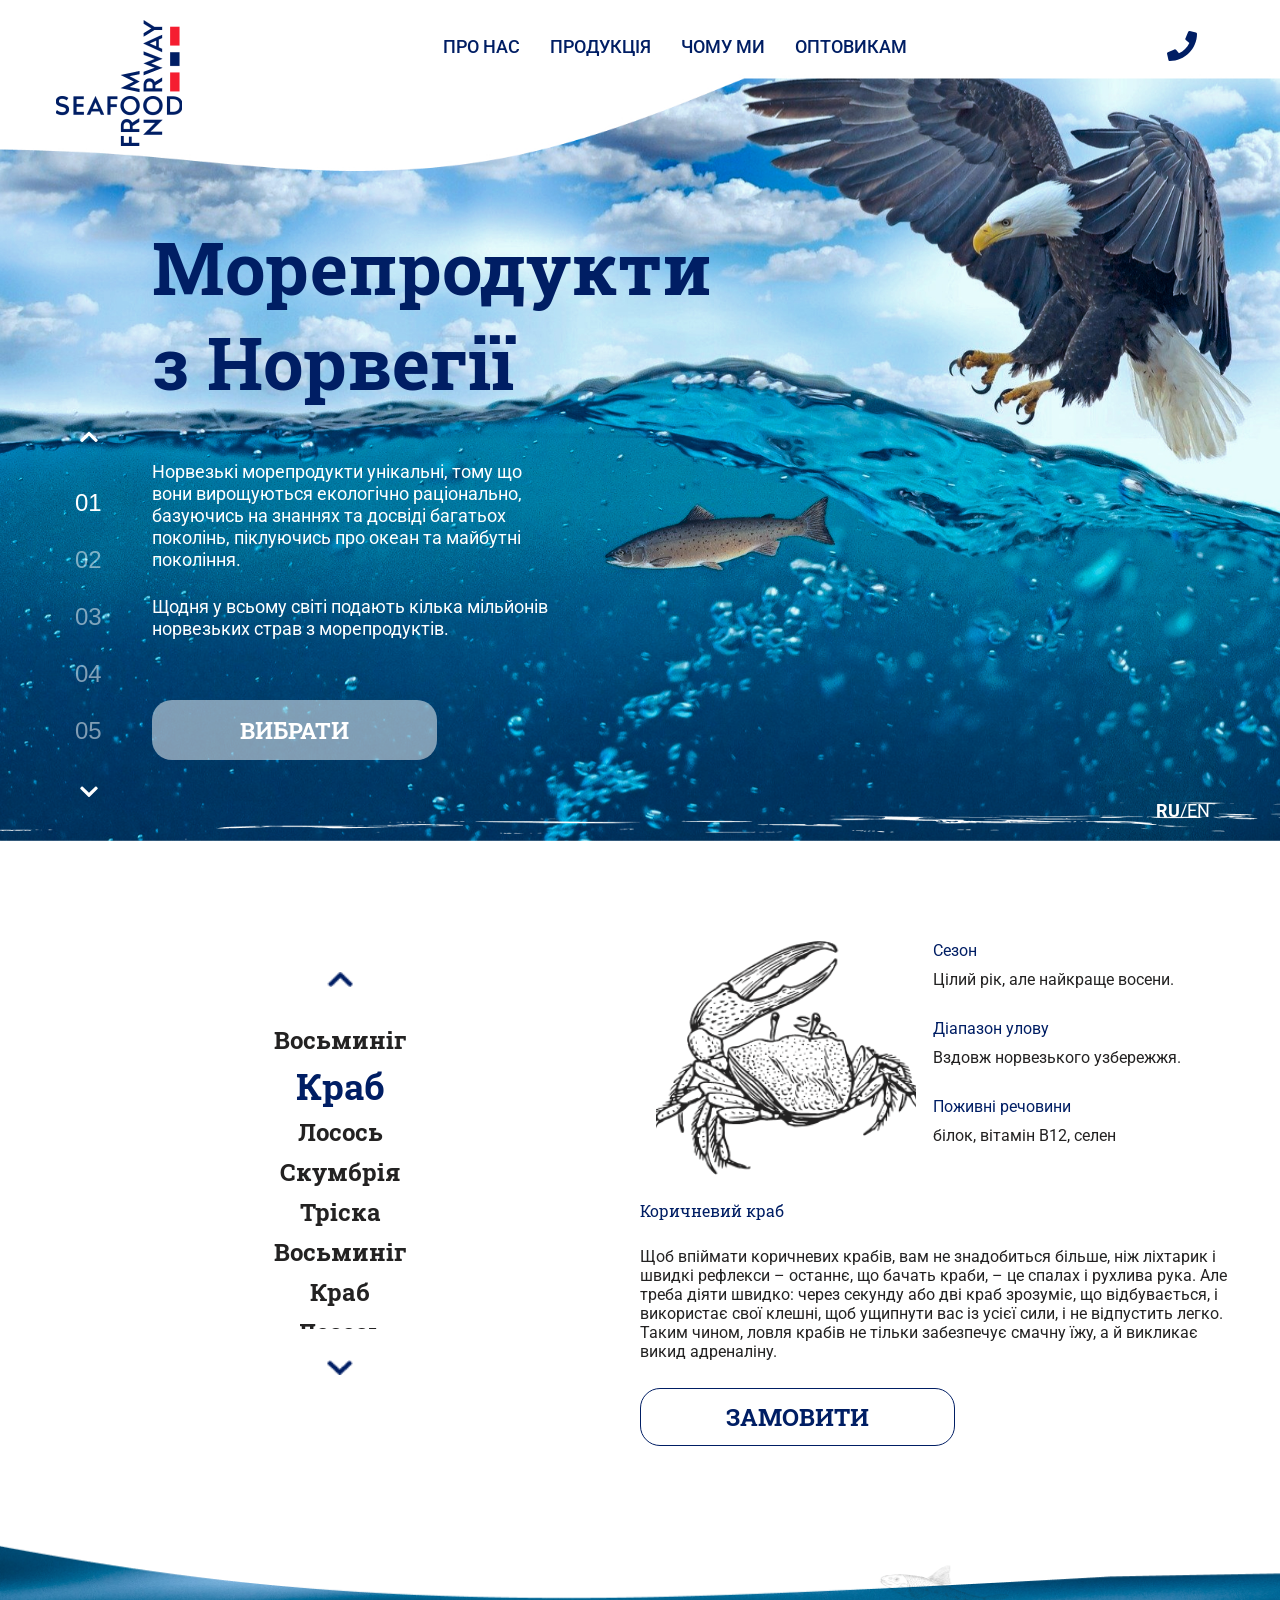
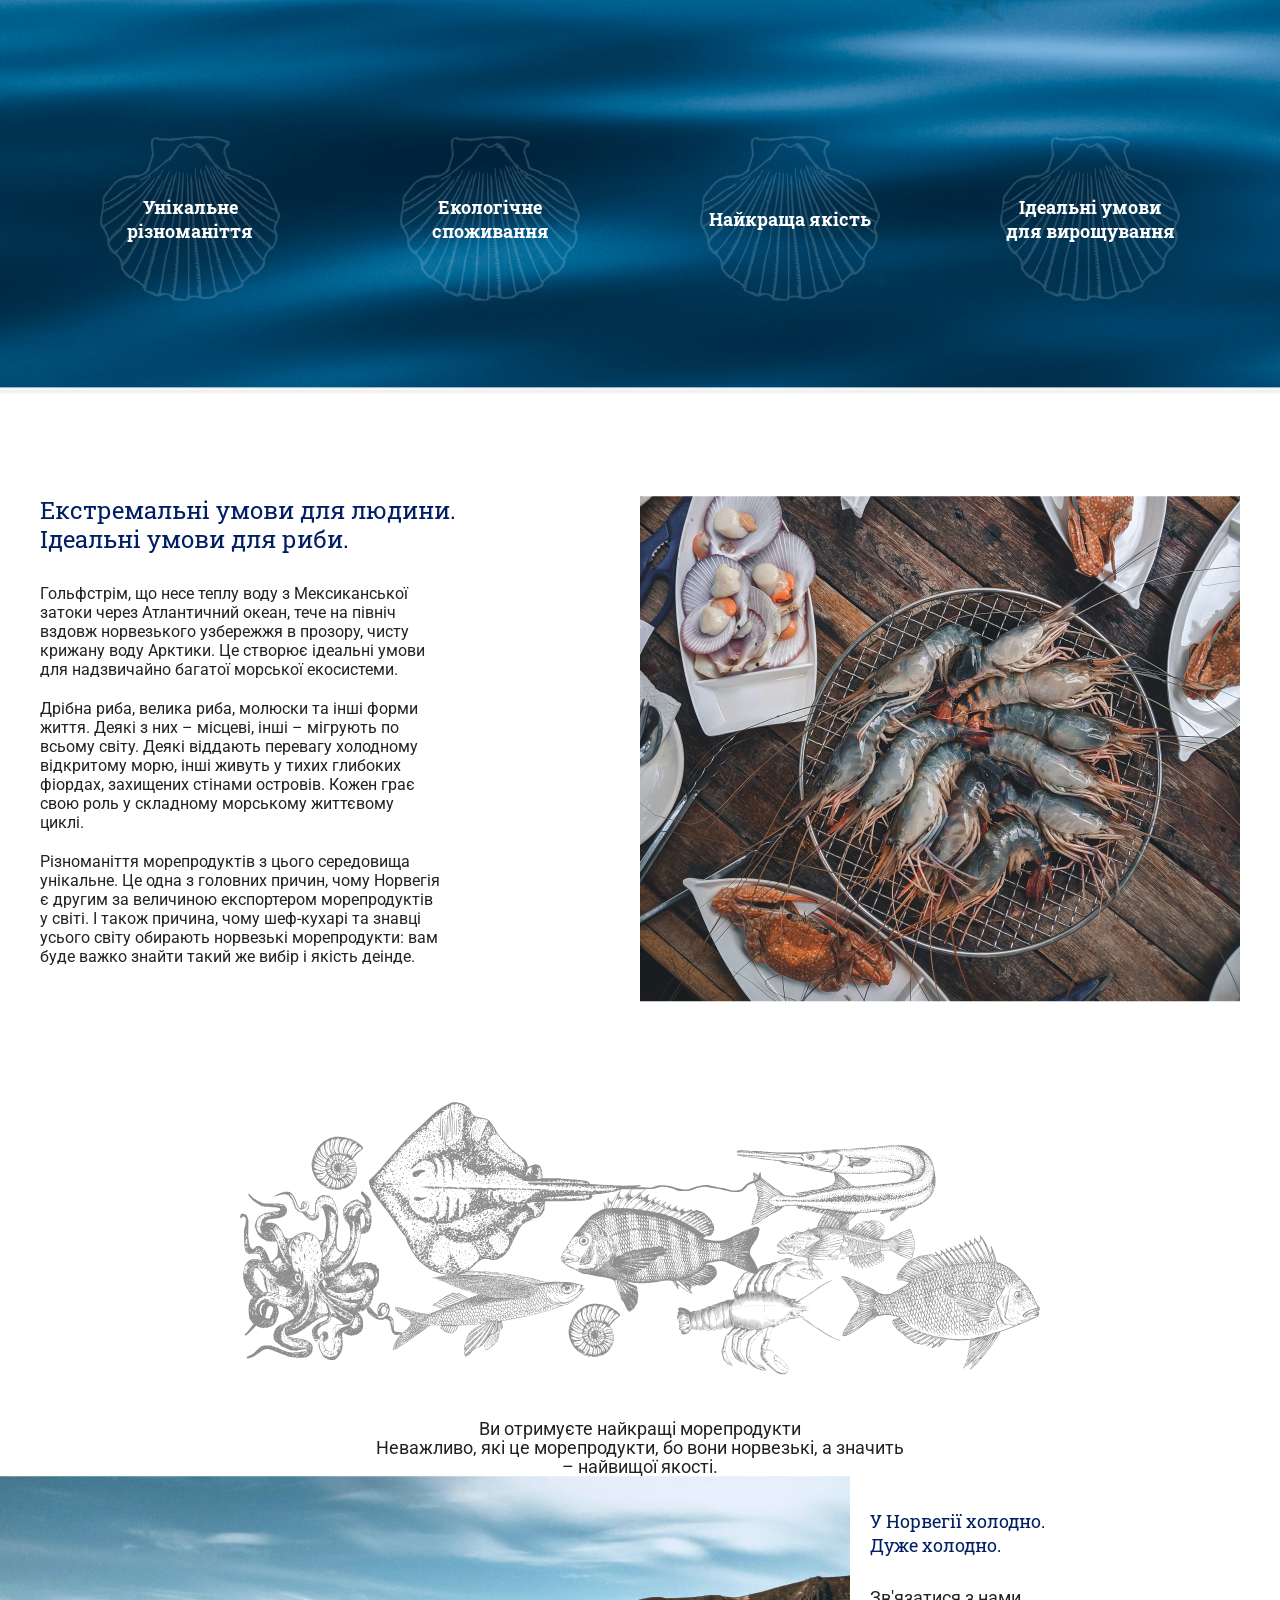
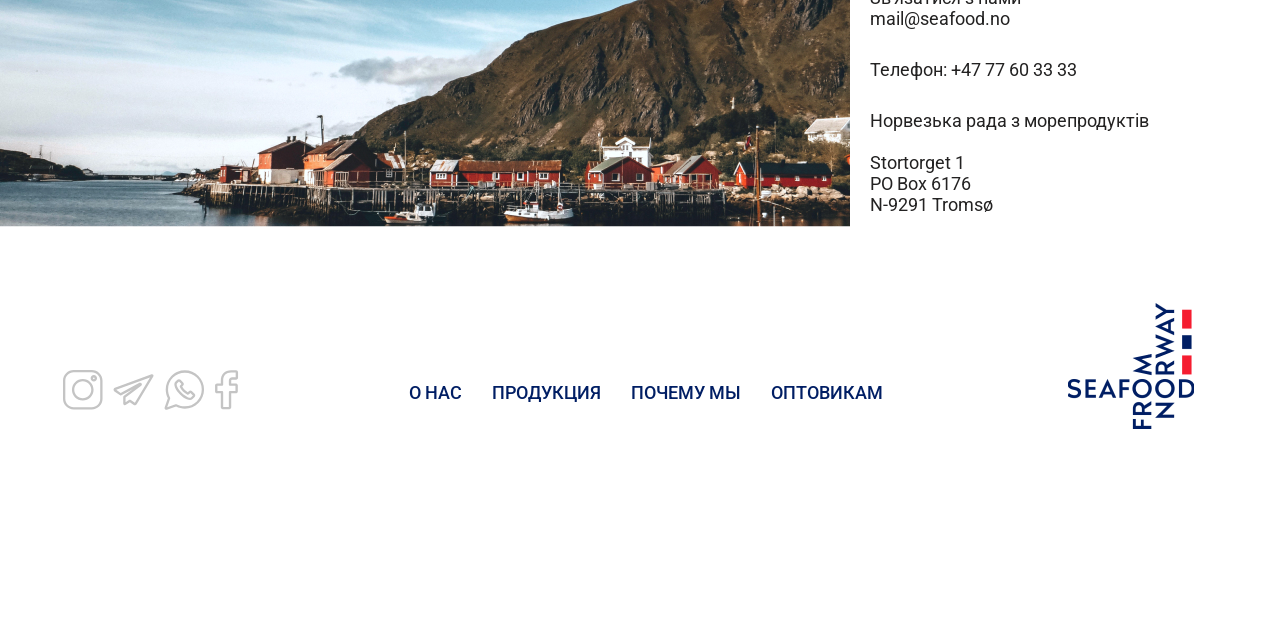
<file: index.html>
<!DOCTYPE html>
<html lang="uk">
<head>
  <meta charset="UTF-8">
  <meta name="viewport" content="width=device-width, initial-scale=1.0">
  <meta http-equiv="X-UA-Compatible" content="ie=edge">
  <title>Морепродукти з Норвегії</title>
  <link rel="preconnect" href="https://fonts.googleapis.com">
  <link rel="preconnect" href="https://fonts.gstatic.com" crossorigin>
  <link href="https://fonts.googleapis.com/css2?family=Calligraffitti&family=Caveat&family=Marck+Script&family=Roboto+Slab:wght@400;700&family=Roboto:wght@400;500&family=Water+Brush&display=swap" rel="stylesheet">
  <link rel="stylesheet" href="css/reset.css">
  <link rel="stylesheet" href="css/slick.css">
  <link rel="stylesheet" href="css/jquery.fancybox.css">
  <link rel="stylesheet" href="css/style.css">
</head>
<body>
<header class="header">
   <div class="container">
     <div class="header__top">
      <a href="#" class="logo">
        <img src="images/logo.png" alt="" class="logo__img">
      </a>
<nav class="menu">
  <button class="menu__btn">
    <span></span>
  </button>
  <ul class="menu__list">   
      <li class="menu__item"><a href="#about" class="menu__link">Про нас</a></li>
      <li class="menu__item"><a href="#products" class="menu__link">Продукція</a></li>
      <li class="menu__item"><a href="#about" class="menu__link">Чому ми</a></li>
      <li class="menu__item"><a href="#wholesale" class="menu__link">Оптовикам</a></li>
  </ul>
</nav>
      <a href="tel:38011111111111" class="phone">
        <img class="phone__img" src="images/phone.svg" alt="">
      </a>
      </div>
  </div>
  <div class="header__content">
    <div class="container">
      <h1 class="title">
        Морепродукти з Норвегії
      </h1>
      <div class="header-slider">
        <div class="header-slider__item">
          <p class="header-slider__text">
            Норвезькі морепродукти унікальні, тому що вони вирощуються екологічно раціонально, 
            базуючись на знаннях та досвіді багатьох поколінь, піклуючись про океан та майбутні покоління.
          </p>
          <p class="header-slider__text">
            Щодня у всьому світі подають кілька мільйонів норвезьких страв з морепродуктів.
          </p>
        </div>
        <div class="header-slider__item">
          <p class="header-slider__text">
            Норвезькі морепродукти унікальні, тому що вони вирощуються екологічно 
            раціонально, базуючись на знаннях та досвіді багатьох поколінь,
             піклуючись про океан та майбутні покоління.
          </p>
          <p class="header-slider__text">
            Щодня у всьому світі подають кілька мільйонів норвезьких страв з морепродуктів.
          </p>
        </div>
        <div class="header-slider__item">
          <p class="header-slider__text">
            Норвезькі морепродукти унікальні, тому що вони вирощуються екологічно 
            раціонально, базуючись на знаннях та досвіді багатьох поколінь, 
            піклуючись про океан та майбутні покоління.
          </p>
          <p class="header-slider__text">
            Щодня у всьому світі подають кілька мільйонів норвезьких страв з морепродуктів.
          </p>
       </div>
       <div class="header-slider__item">
          <p class="header-slider__text">
            Норвезькі морепродукти унікальні, тому що вони вирощуються екологічно 
            раціонально, базуючись на знаннях та досвіді багатьох поколінь, 
            піклуючись про океан та майбутні покоління.
          </p>
          <p class="header-slider__text">
            Щодня у всьому світі подають кілька мільйонів норвезьких страв з морепродуктів.
          </p>
       </div>
       <div class="header-slider__item">
          <p class="header-slider__text">
            Норвезькі морепродукти унікальні, тому що вони вирощуються екологічно 
            раціонально, базуючись на знаннях та досвіді багатьох поколінь, 
            піклуючись про океан та майбутні покоління.
          </p>
          <p class="header-slider__text">
            Щодня у всьому світі подають кілька мільйонів норвезьких страв з морепродуктів.
          </p>
       </div>
      </div>
            <a class="header__content-btn openModalBtn" href="#" >ВИБРАТИ</a>
        <div class="header__content-box"> 
            <a class="header__content-link header__content-link--active" href="#">RU</a>/ 
            <a  class="header__content-link" href="index.eng.html">EN</a>
        </div>
    </div>
  </div>
</header>
<main class="main">
<section class="product" id="products">
  <div class="container">
    <div class="product__inner">
      <div class="product__name">
        <div class="product__list">
          <h3 class="product__name-item">Краб</h3>
          <h3 class="product__name-item">Лосось</h3>
          <h3 class="product__name-item">Скумбрія</h3>
          <h3 class="product__name-item">Тріска</h3>
          <h3 class="product__name-item">Восьминіг</h3>
        </div>
      </div>
      <div class="product__content">
          <div class="product__content-element">
          <div class="product__content-box">
            <img class="product__content-img" src="images/product.png" alt="">
            <ul class="product__content-list">
              <li class="product__content-item">
                <span>Сезон</span>
                Цілий рік, але найкраще восени.
              </li>
              <li class="product__content-item">
                <span>Діапазон улову</span>
                Вздовж норвезького узбережжя.
              </li>
              <li class="product__content-item">
                <span>Поживні речовини</span>
                білок, вітамін B12, селен
              </li>
            </ul>
          </div>
          <h3 class="product__content-title">Коричневий краб</h3>
          <p class="product__content-text">Щоб впіймати коричневих крабів, вам не знадобиться більше, 
          ніж ліхтарик і швидкі рефлекси – останнє, 
          що бачать краби, – це спалах і рухлива рука.
          Але треба діяти швидко: через секунду або дві краб
          зрозуміє, що відбувається, і використає свої клешні, щоб 
          ущипнути вас із усієї сили, і не відпустить легко. 
          Таким чином, ловля крабів не тільки забезпечує 
          смачну їжу, а й викликає викид адреналіну.</p>
          <button class="product__content-btn openModalBtn">ЗАМОВИТИ</button>
        </div>
      </div>
    </div>
  </div>
</section>
<div class="seafood-box" id="about">
  <div class="container">
    <div class="seafood-box__items">
      <div class="seafood-box__item">Унікальне різноманіття</div>
      <div class="seafood-box__item">Екологічне споживання</div>
      <div class="seafood-box__item">Найкраща якість</div>
      <div class="seafood-box__item">Ідеальні умови для вирощування</div>
    </div>
  </div>
</div>
<div class="seafood">
  <div class="container">
    <div class="seafood__items">
      <div class="seafood__item">
        <div class="seafood__item-content">
        <h3 class="seafood__item-title">Екстремальні умови для людини. Ідеальні умови для риби.</h3>
        <p class="seafood__item-text">
          Гольфстрім, що несе теплу воду з Мексиканської затоки через Атлантичний океан, тече на 
          північ вздовж норвезького узбережжя в прозору, чисту крижану воду Арктики. Це створює ідеальні 
          умови для надзвичайно багатої морської екосистеми.
        </p>
        <p class="seafood__item-text">
          Дрібна риба, велика риба, молюски та інші форми життя. Деякі з них – місцеві, 
          інші – мігрують по всьому світу. Деякі віддають перевагу холодному відкритому морю, 
          інші живуть у тихих глибоких фіордах, захищених стінами островів. Кожен грає свою роль у складному морському життєвому циклі.
        </p>
        <p class="seafood__item-text">
          Різноманіття морепродуктів з цього середовища унікальне. Це одна з головних причин,
          чому Норвегія є другим за величиною експортером морепродуктів у світі. І також причина, 
          чому шеф-кухарі та знавці усього світу обирають норвезькі морепродукти: вам буде 
          важко знайти такий же вибір і якість деінде.
        </p>
      </div>
      <img class="seafood__item-img" src="images/content-1.jpg" alt="">
    </div>
  </div>
</div>
<blockquote class="seafood__blockquote">
  <img class="seafood__blockquote-img" src="images/blockquote.svg" alt="">
  <p class="seafood_blockquote-text">
    Ви отримуєте найкращі морепродукти<br>
    Неважливо, які це морепродукти, бо вони норвезькі, 
    а значить – найвищої якості.  
  </p>
</blockquote>
<div class="contacts" id="wholesale">
  <div class="container">
    <div class="contacts__box">
      <p class="contacts__box-text">
        У Норвегії холодно.
        Дуже холодно.
      </p>
      <ul class="contacts__box-list">
        <li class="contacts__box-item">
         <span>Зв'язатися з нами</span> 
          <a href="mailto:mail@seafood.no">mail@seafood.no</a> 
        </li>
        <li class="contacts__box-item">
          Телефон: <a href="tel:4777603333">+47 77 60 33 33</a>
        </li>
        <li class="contacts__box-item">
          <span>Норвезька рада з морепродуктів</span><br>
          Stortorget 1<br>  
          PO Box 6176 <br>  
          N-9291 Tromsø 
        </li>
      </ul>
    </div>
  </div>
</div>
<footer class="footer"> 
  <div class="container"> <div class="footer__inner"> <ul class="footer-social__list"> <li class="footer-social__item"> <a href="https://www.instagram.com/" target="_blank" class="footer-social__link"> <svg width="40" height="41" viewBox="0 0 40 41" fill="none" xmlns="http://www.w3.org/2000/svg"> <path d="M28.8285 0.949219H10.7C4.79993 0.949219 0 5.74915 0 11.6492V29.778C0 35.6778 4.79993 40.4777 10.7 40.4777H28.8288C34.7286 40.4777 39.5285 35.6778 39.5285 29.778V11.6492C39.5285 5.74915 34.7286 0.949219 28.8285 0.949219V0.949219ZM37.2112 29.778C37.2112 34.4 33.4508 38.1604 28.8285 38.1604H10.7C6.07772 38.1604 2.31733 34.4 2.31733 29.778V11.6492C2.31733 7.02693 6.07772 3.26655 10.7 3.26655H28.8288C33.4508 3.26655 37.2112 7.02693 37.2112 11.6492V29.778Z" fill="#C4C4C4"/> <path d="M19.7623 9.90527C13.8025 9.90527 8.95404 14.7538 8.95404 20.7136C8.95404 26.6734 13.8025 31.5218 19.7623 31.5218C25.7221 31.5218 30.5706 26.6734 30.5706 20.7136C30.5706 14.7538 25.7221 9.90527 19.7623 9.90527ZM19.7623 29.2045C15.0806 29.2045 11.2714 25.3956 11.2714 20.7136C11.2714 16.0318 15.0806 12.2226 19.7623 12.2226C24.4443 12.2226 28.2533 16.0318 28.2533 20.7136C28.2533 25.3956 24.4443 29.2045 19.7623 29.2045Z" fill="#C4C4C4"/> <path d="M30.8304 6.06665C29.0692 6.06665 27.6367 7.49945 27.6367 9.26037C27.6367 11.0216 29.0692 12.4544 30.8304 12.4544C32.5917 12.4544 34.0245 11.0216 34.0245 9.26037C34.0245 7.49915 32.5917 6.06665 30.8304 6.06665ZM30.8304 10.1368C30.3473 10.1368 29.954 9.7435 29.954 9.26037C29.954 8.77694 30.3473 8.38398 30.8304 8.38398C31.3139 8.38398 31.7071 8.77694 31.7071 9.26037C31.7071 9.7435 31.3139 10.1368 30.8304 10.1368Z" fill="#C4C4C4"/> </svg> </a> </li> <li class="footer-social__item"> <a href="https://telegram.org/" target="_blank" class="footer-social__link"> <svg width="41" height="32" viewBox="0 0 41 32" fill="none" xmlns="http://www.w3.org/2000/svg"> <path d="M40.1983 0.801981C39.8065 0.317828 39.1568 0.138283 38.5791 0.353737L1.88723 13.8038C1.1542 14.0741 0.639673 14.7294 0.544153 15.5142C0.449549 16.2952 0.788904 17.053 1.4255 17.4892L6.67024 21.1209C7.17836 21.4729 7.83174 21.5107 8.37586 21.2194L19.7528 15.1337L10.8859 21.8496C10.4697 22.1651 10.221 22.6681 10.221 23.195V29.4159C10.221 30.0576 10.5679 30.6455 11.1264 30.9507C11.6858 31.2559 12.3615 31.2256 12.8928 30.8702L16.8774 28.1891L20.7959 30.8993C21.1392 31.138 21.5481 31.2637 21.9607 31.2637C22.1002 31.2637 22.2403 31.2491 22.3782 31.22C22.9285 31.1036 23.4152 30.7588 23.714 30.274L40.3146 2.50704C40.6378 1.97243 40.5914 1.2883 40.1983 0.801981ZM21.8732 28.7655L17.8152 25.9587C17.533 25.7631 17.2076 25.6653 16.8826 25.6653C16.5646 25.6653 16.2463 25.7591 15.9677 25.9467L12.5659 28.2355V23.546L28.2229 11.6871C28.9221 11.1574 29.0982 10.1934 28.6322 9.44491C28.1659 8.6964 27.2323 8.44348 26.4605 8.85644L7.64955 18.9187L3.21352 15.8469L37.0016 3.46142L21.8732 28.7655Z" fill="#C4C4C4"/> </svg> </a> </li> <li class="footer-social__item"> <a href="https://www.whatsapp.com/" target="_blank" class="footer-social__link"> <svg width="41" height="40" viewBox="0 0 41 40" fill="none" xmlns="http://www.w3.org/2000/svg"> <path d="M34.4426 5.95532C30.8218 2.33456 26.0089 0.34082 20.8881 0.34082C20.8878 0.34082 20.8866 0.34082 20.8863 0.34082C18.3537 0.341122 15.8855 0.83149 13.551 1.79865C11.2162 2.76582 9.12442 4.16424 7.33334 5.95532C3.71288 9.57578 1.71914 14.3896 1.71914 19.5098C1.71914 22.5633 2.4559 25.5978 3.85191 28.3014L0.629839 37.5062C0.402749 38.1555 0.563491 38.8612 1.05024 39.3477C1.39072 39.6885 1.83887 39.8694 2.29968 39.8694C2.49722 39.8694 2.69686 39.8362 2.89168 39.7681L12.0965 36.5463C14.8001 37.9423 17.8346 38.6791 20.8881 38.6791C26.0083 38.6791 30.8218 36.685 34.4426 33.0646C38.0631 29.4441 40.0571 24.6303 40.0571 19.5101C40.0571 14.3896 38.0634 9.57578 34.4426 5.95532ZM32.8032 31.4252C29.6207 34.6081 25.3889 36.3605 20.8881 36.3605C18.1347 36.3605 15.3994 35.6796 12.9777 34.3906C12.5386 34.1572 12.0196 34.1171 11.5536 34.2803L3.19085 37.2071L6.11798 28.8443C6.28113 28.3777 6.24072 27.8587 6.0073 27.4199C4.71865 24.9988 4.03738 22.2635 4.03738 19.5098C4.03738 15.009 5.79016 10.7773 8.97273 7.59471C12.155 4.41244 16.3861 2.65966 20.8866 2.65906H20.8881C25.3892 2.65906 29.6207 4.41184 32.8032 7.59471C35.9861 10.7773 37.7389 15.0087 37.7389 19.5098C37.7389 24.0109 35.9861 28.2426 32.8032 31.4252Z" fill="#C4C4C4"/> <path d="M28.0123 21.2221C27.1305 20.3403 25.6956 20.3403 24.8137 21.2221L23.8493 22.1866C21.4544 20.8817 19.5165 18.9437 18.2113 16.5489L19.1757 15.5844C20.0578 14.7026 20.0578 13.2677 19.1757 12.3859L16.5767 9.78685C15.6949 8.90503 14.26 8.90503 13.3781 9.78685L11.2991 11.8659C10.1081 13.0569 10.0487 15.1043 11.1317 17.6312C12.072 19.8252 13.7928 22.2366 15.9772 24.421C18.1615 26.6053 20.5729 28.3261 22.7669 29.2665C23.9675 29.781 25.0595 30.0376 26.0032 30.0376C27.0457 30.0376 27.907 29.7243 28.5322 29.0991L30.6113 27.0197V27.02C31.0386 26.5927 31.2739 26.0248 31.2739 25.4207C31.2739 24.8164 31.0386 24.2485 30.6113 23.8214L28.0123 21.2221ZM26.8928 27.4597C26.5529 27.7996 25.5077 27.9187 23.6804 27.1358C21.7509 26.3089 19.5973 24.7624 17.6165 22.7816C15.6358 20.8008 14.0896 18.6476 13.2626 16.718C12.4794 14.8908 12.5986 13.8452 12.9384 13.5053L14.9777 11.466L17.4965 13.9851L16.2893 15.1927C15.7434 15.7385 15.6116 16.5664 15.9618 17.2527C17.549 20.365 20.0331 22.8492 23.1454 24.4364C23.8321 24.7865 24.6599 24.655 25.2058 24.1089L26.413 22.9016L28.9321 25.4207L26.8928 27.4597Z" fill="#C4C4C4"/> </svg> </a> </li> <li class="footer-social__item"> <a href="https://www.facebook.com/" target="_blank" class="footer-social__link"> <svg width="24" height="40" viewBox="0 0 24 40" fill="none" xmlns="http://www.w3.org/2000/svg"> <path d="M14.2638 39.2637H7.77447C6.69054 39.2637 5.8088 38.4151 5.8088 37.3719V23.2848H2.02277C0.938836 23.2848 0.0570984 22.4359 0.0570984 21.393V15.3567C0.0570984 14.3135 0.938836 13.4649 2.02277 13.4649H5.8088V10.4421C5.8088 7.44495 6.78669 4.89498 8.63642 3.06834C10.4945 1.23338 13.0912 0.263672 16.1457 0.263672L21.0948 0.271408C22.1769 0.273193 23.0571 1.1218 23.0571 2.16321V7.76779C23.0571 8.81099 22.1757 9.65959 21.092 9.65959L17.7599 9.66078C16.7436 9.66078 16.4849 9.85686 16.4295 9.91697C16.3383 10.0166 16.2298 10.2984 16.2298 11.0765V13.4646H20.8416C21.1888 13.4646 21.5252 13.547 21.8143 13.7024C22.4378 14.0377 22.8255 14.6718 22.8255 15.357L22.8231 21.3933C22.8231 22.4359 21.9413 23.2845 20.8574 23.2845H16.2298V37.3719C16.2298 38.4151 15.3478 39.2637 14.2638 39.2637ZM8.18442 36.9773H13.8539V22.2613C13.8539 21.5647 14.4428 20.9982 15.1663 20.9982H20.4474L20.4496 15.7513H15.166C14.4425 15.7513 13.8539 15.1847 13.8539 14.4882V11.0765C13.8539 10.1833 13.9482 9.16745 14.6487 8.40395C15.4952 7.48096 16.8293 7.37444 17.7593 7.37444L20.6815 7.37325V2.55716L16.1439 2.55002C11.2349 2.55002 8.18442 5.57428 8.18442 10.4421V14.4882C8.18442 15.1844 7.59577 15.7513 6.87233 15.7513H2.43272V20.9982H6.87233C7.59577 20.9982 8.18442 21.5647 8.18442 22.2613V36.9773Z" fill="#C4C4C4"/> </svg> </a> </li> </ul> <nav class="menu"> <ul class="menu__list"> <li class="menu__item"><a href="#about" class="menu__link">О нас</a></li> <li class="menu__item"><a href="#products" class="menu__link">Продукция</a></li> <li class="menu__item"><a href="#about" class="menu__link">Почему мы</a></li> <li class="menu__item"><a href="#wholesale" class="menu__link">Оптовикам</a></li> </ul> </nav> <a href="#" class="logo"> <img src="images/logo.png" alt="" class="logo__img"> </a> </div> </div> </footer>
<div id="modal" class="modal">
  <div class="modal__content">
    <span class="modal__close" id="closeModal">&times;</span>
    <h2>Залиште заявку</h2>
    <form class="modal__form">
      <label>
        Ім'я:
        <input type="text" name="name" required
              oninput="this.value = this.value.replace(/[^a-zA-ZА-Яа-яЁёІіЇїЄє]/g,'')">
      </label>
      <label>
        Телефон:
        <input type="tel" name="phone" placeholder="+38 (___) ___-__-__" required
              oninput="this.value = this.value.replace(/[^0-9]/g,'')">
      </label>
      <label>
        Оберіть продукт:
        <select name="product" required>
          <option value="Коричневий краб">Коричневий краб</option>
          <option value="Лосось">Лосось</option>
          <option value="Скумбрія">Скумбрія</option>
          <option value="Тріска">Тріска</option>
          <option value="Восьминіг">Восьминіг</option>
        </select>
      </label>
      <button type="submit" class="modal__submit">Відправити</button>
    </form>
  </div>
</div>
<script src="https://ajax.googleapis.com/ajax/libs/jquery/3.4.1/jquery.min.js"></script>
<script src="js/slick.min.js"></script>
<script src="js/jquery.fancybox.min.js"></script>
<script src="js/main.js"></script>
</body>
</html>
</file>
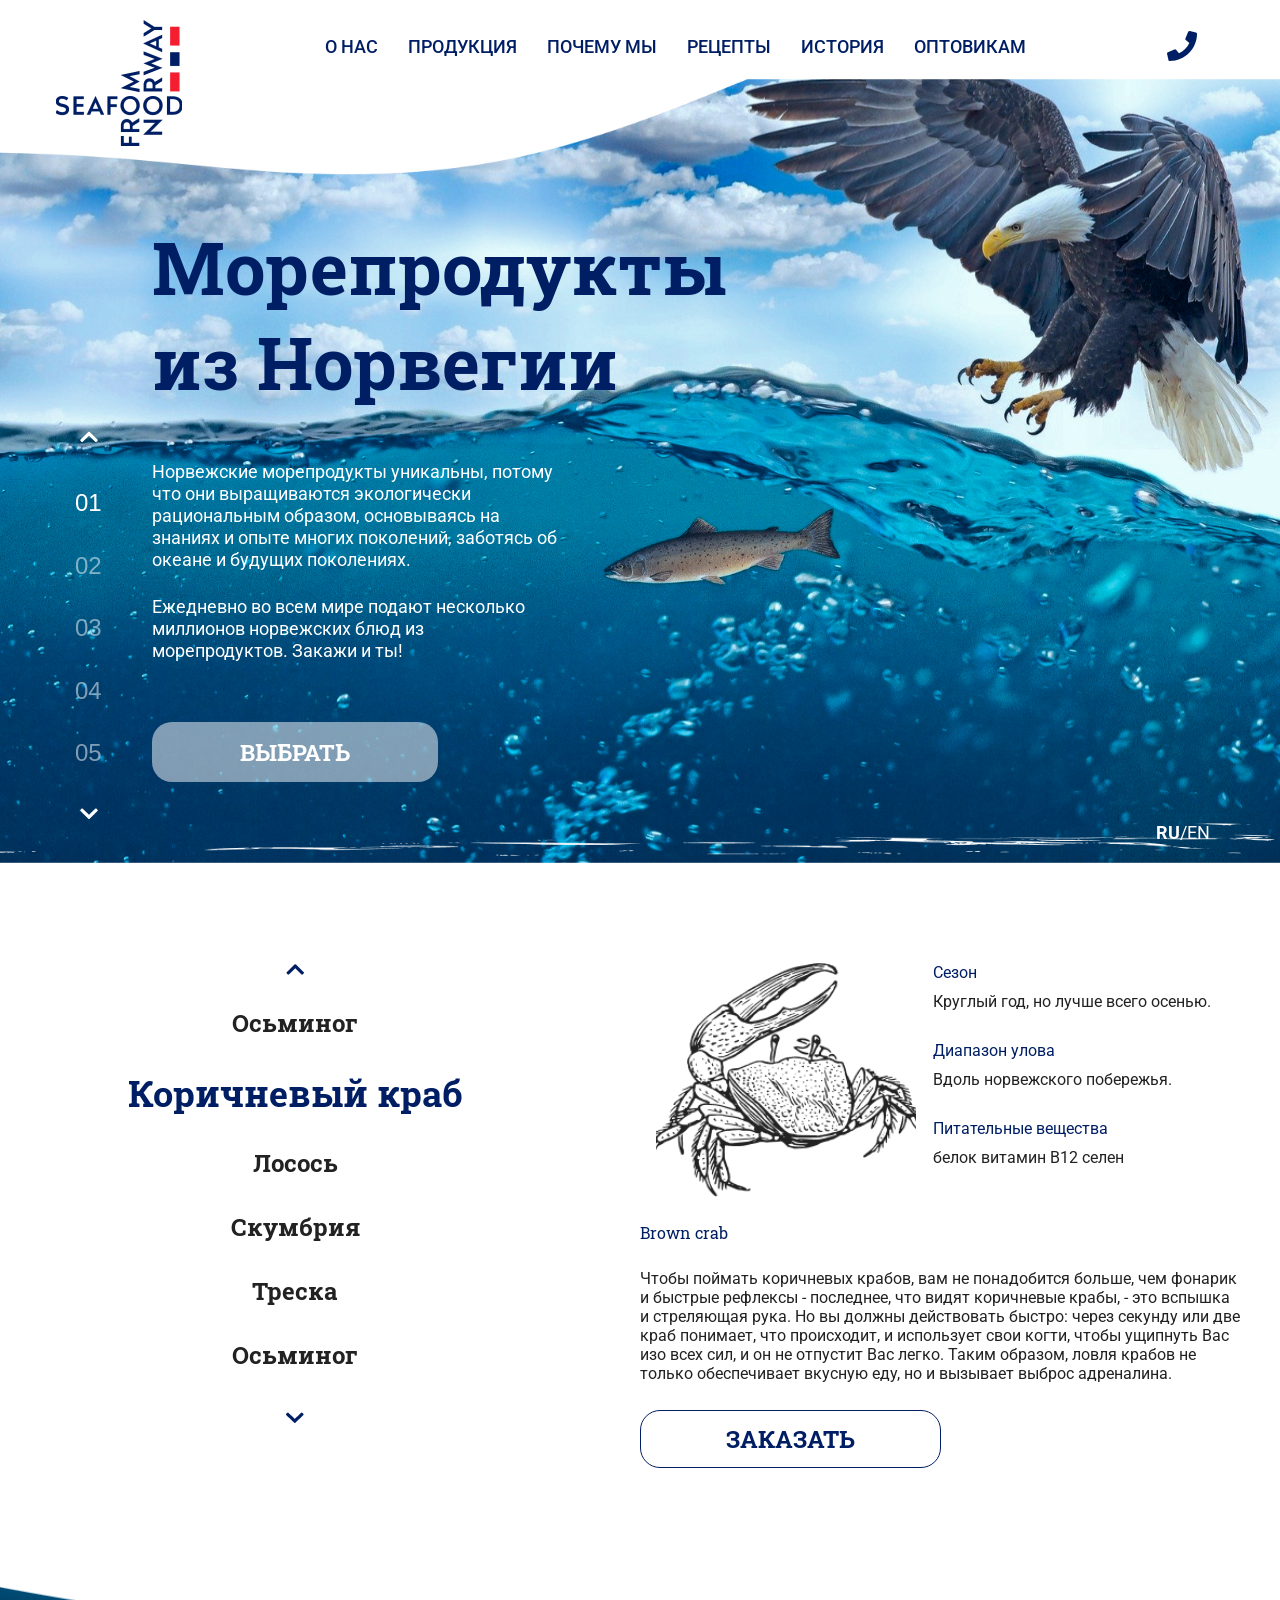
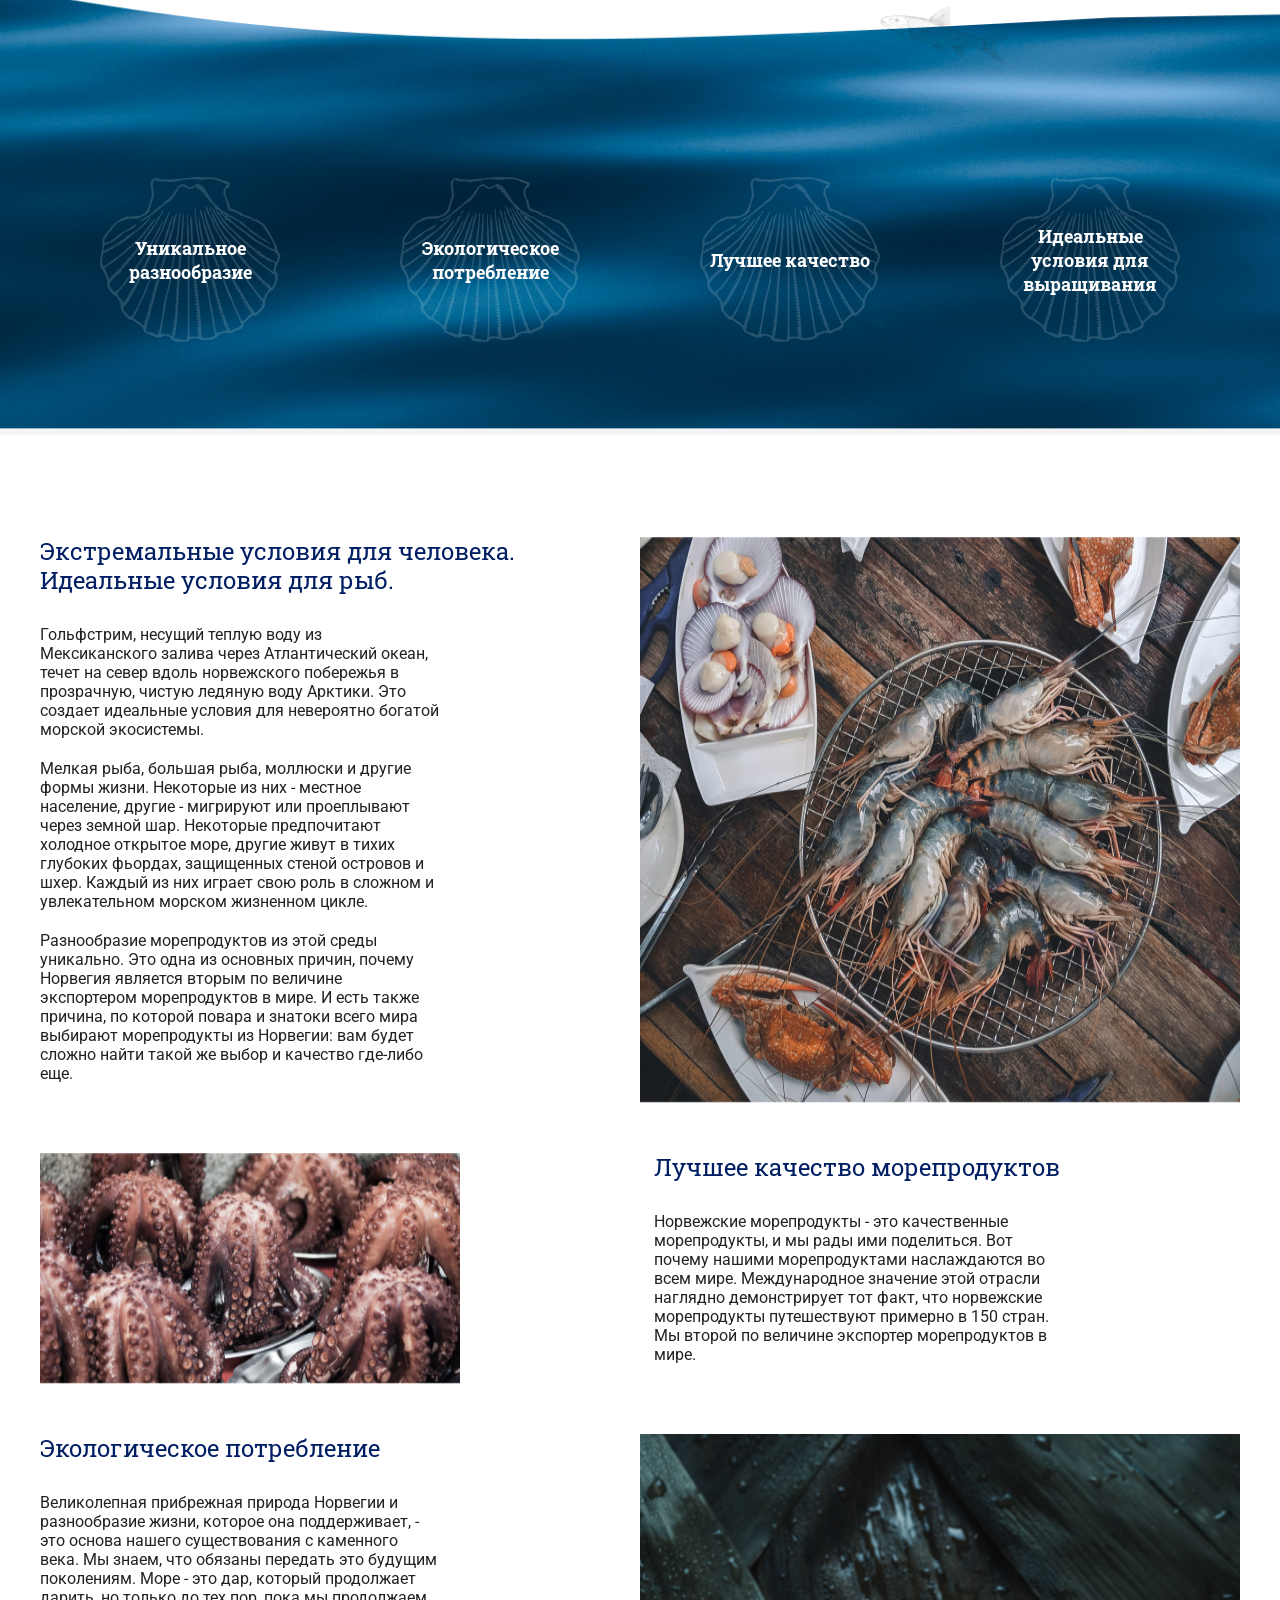
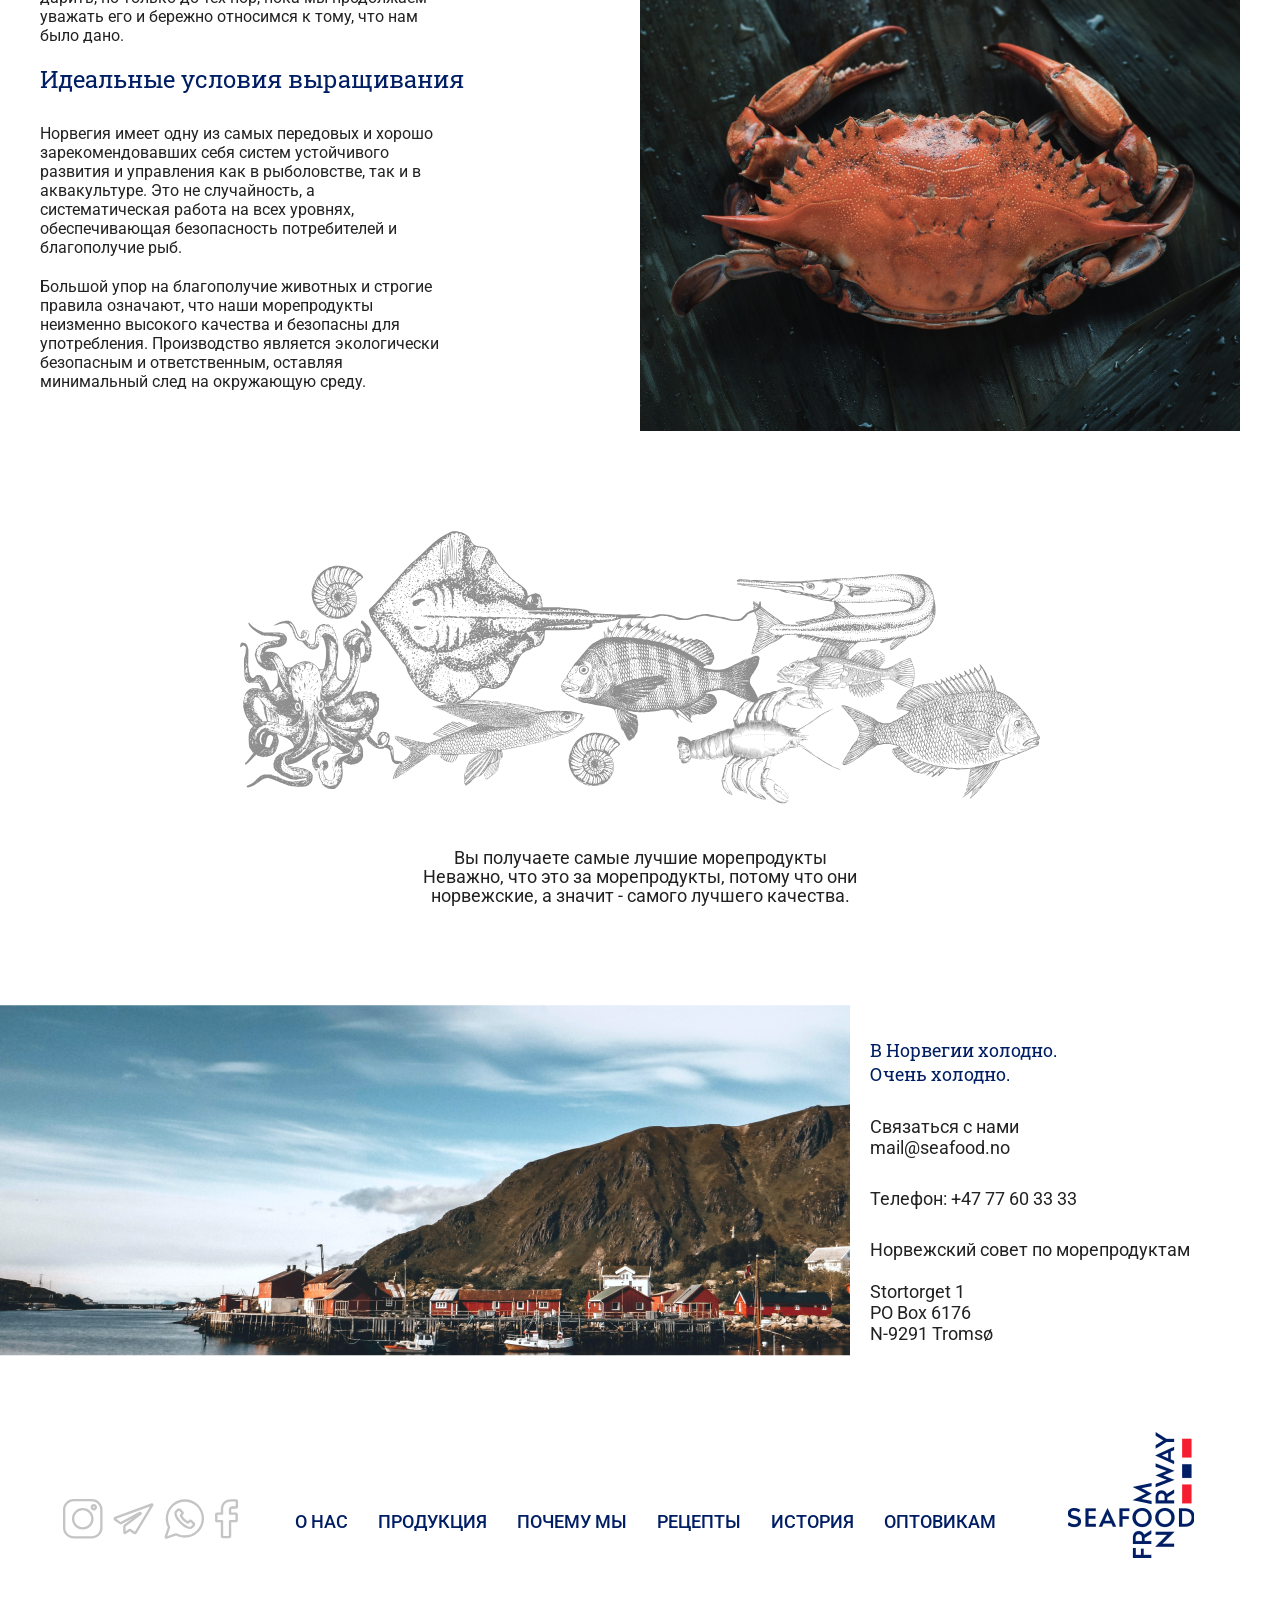
<file: seafood_site/index.html>
<!DOCTYPE html>
<html lang="en">
<head>
  <meta charset="UTF-8">
  <meta name="viewport" content="width=device-width, initial-scale=1.0">
  <meta http-equiv="X-UA-Compatible" content="ie=edge">
  <title>Морепродукты из Норвегии</title>
  <link rel="preconnect" href="https://fonts.googleapis.com">
  <link rel="preconnect" href="https://fonts.gstatic.com" crossorigin>
  <link href="https://fonts.googleapis.com/css2?family=Calligraffitti&family=Caveat&family=Marck+Script&family=Roboto+Slab:wght@400;700&family=Roboto:wght@400;500&family=Water+Brush&display=swap" rel="stylesheet">
  <link rel="stylesheet" href="css/reset.css">
  <link rel="stylesheet" href="css/slick.css">
  <link rel="stylesheet" href="css/jquery.fancybox.css">
  <link rel="stylesheet" href="css/style.css">
</head>
<body>

<header class="header">
   <div class="container">
     <div class="header__top">
     
      <a href="#" class="logo">
        <img src="images/logo.png" alt="" class="logo__img">
      </a>
<nav class="menu">
  <button class="menu__btn">
    <span>
      
    </span>
  </button>
  <ul class="menu__list">   
      <li class="menu__item"><a href="" class="menu__link">О нас</a></li>
      <li class="menu__item"><a href="" class="menu__link">Продукция</a></li>
      <li class="menu__item"><a href="" class="menu__link">Почему мы</a></li>
      <li class="menu__item"><a href="" class="menu__link">Рецепты</a></li>
      <li class="menu__item"><a href="" class="menu__link">История</a></li>
      <li class="menu__item"><a href="" class="menu__link">Оптовикам</a></li>
  </ul>
</nav>
      <a href="tel:38011111111111" class="phone">
        <img class="phone__img" src="images/phone.svg" alt="">
      </a>
      </div>
  </div>

  <div class="header__content">
    <div class="container">
      <h1 class="title">
        Морепродукты из Норвегии
      </h1>

      <div class="header-slider">
        <div class="header-slider__item">
          <p class="header-slider__text">
            Норвежские морепродукты уникальны, потому что они выращиваются экологически рациональным 
            образом, основываясь на знаниях и опыте многих поколений, 
            заботясь об океане и будущих поколениях.
          </p>
          <p class="header-slider__text">
            Ежедневно во всем мире подают несколько миллионов норвежских блюд из морепродуктов. 
            Закажи и ты!
          </p>

        </div>
        <div class="header-slider__item">
          <p class="header-slider__text">
            Норвежские морепродукты уникальны, потому что они выращиваются экологически 
            рациональным образом, основываясь на знаниях и опыте многих поколений,
             заботясь об океане и будущих поколениях.
          </p>
          <p class="header-slider__text">
            Ежедневно во всем мире подают несколько миллионов норвежских блюд из морепродуктов. 
          </p>

        </div>
        <div class="header-slider__item">
          <p class="header-slider__text">
            Норвежские морепродукты уникальны, потому что они выращиваются экологически 
            рациональным образом, основываясь на знаниях и опыте многих поколений, 
            заботясь об океане и будущих поколениях.
          </p>
          <p class="header-slider__text">
            Ежедневно во всем мире подают несколько миллионов норвежских блюд из морепродуктов. 
          </p>
       </div>
       <div class="header-slider__item">
        <p class="header-slider__text">
          Норвежские морепродукты уникальны, потому что они выращиваются экологически 
          рациональным образом, основываясь на знаниях и опыте многих поколений, 
          заботясь об океане и будущих поколениях.
        </p>
        <p class="header-slider__text">
          Ежедневно во всем мире подают несколько миллионов норвежских блюд из морепродуктов. 
        </p>
     </div>
     <div class="header-slider__item">
      <p class="header-slider__text">
        Норвежские морепродукты уникальны, потому что они выращиваются экологически 
        рациональным образом, основываясь на знаниях и опыте многих поколений, 
        заботясь об океане и будущих поколениях.
      </p>
      <p class="header-slider__text">
        Ежедневно во всем мире подают несколько миллионов норвежских блюд из морепродуктов. 
      </p>
   </div>
   
      </div>
            <a class="header__content-btn"  href="#">ВЫБРАТЬ</a>
        <div class="header__content-box"> 
            <a class="header__content-link header__content-link--active" href="#">RU</a>/
            <a  class="header__content-link" href="#">EN</a>
        </div>
    </div>
  </div>
</header>

<main class="main">

    <section class="product">
      <div class="container">
        <div class="product__inner">
          <div class="product__name">
            <h3 class="product__name-item">Коричневый краб</h3>
            <h3 class="product__name-item">Лосось</h3>
            <h3 class="product__name-item"> Скумбрия</h3>
            <h3 class="product__name-item">Треска</h3>
            <h3 class="product__name-item"> Осьминог</h3>
            <h3 class="product__name-item"> Треска</h3>
            <h3 class="product__name-item"> Лосось</h3>
            <h3 class="product__name-item"> Скумбрия</h3>
            <h3 class="product__name-item">Осьминог</h3>      
          </div>
          <div class="product__content">

              <div class="product__content-element">
              <div class="product__content-box">
                <img class="product__content-img" src="images/product.png" alt="">
                <ul class="product__content-list">
                  <li class="product__content-item">
                    <span>Сезон</span>
                    Круглый год, но лучше всего осенью.
                  </li>
                  <li class="product__content-item">
                    <span>Диапазон улова</span>
                    Вдоль норвежского побережья.
                  </li>
                  <li class="product__content-item">
                    <span>Питательные вещества</span>
                    белок
                    витамин B12
                    селен
                  </li>
                </ul>
              </div>

              <h3 class="product__content-title">Brown crab</h3>
              <p class="product__content-text">Чтобы поймать коричневых крабов, вам не понадобится больше, 
              чем фонарик и быстрые рефлексы - последнее, 
              что видят коричневые крабы, - это вспышка и стреляющая рука.
              Но вы должны действовать быстро: через секунду или две краб
              понимает, что происходит, и использует свои когти, чтобы 
              ущипнуть Вас изо всех сил, и он не отпустит Вас легко. 
              Таким образом, ловля крабов не только обеспечивает 
              вкусную еду, но и вызывает выброс адреналина.</p>
              <button class="product__content-btn">ЗАКАЗАТЬ</button>
            </div>
            <div class="product__content-element">
              <div class="product__content-box">
                <img class="product__content-img" src="images/product.png" alt="">
                <ul class="product__content-list">
                  <li class="product__content-item">
                    <span>Сезон</span>
                    Круглый год, но лучше всего осенью.
                  </li>
                  <li class="product__content-item">
                    <span>Диапазон улова</span>
                    Вдоль норвежского побережья.
                  </li>
                  <li class="product__content-item">
                    <span>Питательные вещества</span>
                    белок
                    витамин B12
                    селен
                  </li>
                </ul>
              </div>

              <h3 class="product__content-title">Brown crab</h3>
              <p class="product__content-text">Чтобы поймать коричневых крабов, вам не понадобится больше, 
              чем фонарик и быстрые рефлексы - последнее, 
              что видят коричневые крабы, - это вспышка и стреляющая рука.
              Но вы должны действовать быстро: через секунду или две краб
              понимает, что происходит, и использует свои когти, чтобы 
              ущипнуть Вас изо всех сил, и он не отпустит Вас легко. 
              Таким образом, ловля крабов не только обеспечивает 
              вкусную еду, но и вызывает выброс адреналина.</p>
              <button class="product__content-btn">ЗАКАЗАТЬ</button>
            </div>
            <div class="product__content-element">
              <div class="product__content-box">
                <img class="product__content-img" src="images/product.png" alt="">
                <ul class="product__content-list">
                  <li class="product__content-item">
                    <span>Сезон</span>
                    Круглый год, но лучше всего осенью.
                  </li>
                  <li class="product__content-item">
                    <span>Диапазон улова</span>
                    Вдоль норвежского побережья.
                  </li>
                  <li class="product__content-item">
                    <span>Питательные вещества</span>
                    белок
                    витамин B12
                    селен
                  </li>
                </ul>
              </div>

              <h3 class="product__content-title">Brown crab</h3>
              <p class="product__content-text">Чтобы поймать коричневых крабов, вам не понадобится больше, 
              чем фонарик и быстрые рефлексы - последнее, 
              что видят коричневые крабы, - это вспышка и стреляющая рука.
              Но вы должны действовать быстро: через секунду или две краб
              понимает, что происходит, и использует свои когти, чтобы 
              ущипнуть Вас изо всех сил, и он не отпустит Вас легко. 
              Таким образом, ловля крабов не только обеспечивает 
              вкусную еду, но и вызывает выброс адреналина.</p>
              <button class="product__content-btn">ЗАКАЗАТЬ</button>
            </div>
            <div class="product__content-element">
              <div class="product__content-box">
                <img class="product__content-img" src="images/product.png" alt="">
                <ul class="product__content-list">
                  <li class="product__content-item">
                    <span>Сезон</span>
                    Круглый год, но лучше всего осенью.
                  </li>n
                  <li class="product__content-item">
                    <span>Диапазон улова</span>
                    Вдоль норвежского побережья.
                  </li>
                  <li class="product__content-item">
                    <span>Питательные вещества</span>
                    белок
                    витамин B12
                    селен
                  </li>
                </ul>
              </div>

              <h3 class="product__content-title">Brown crab</h3>
              <p class="product__content-text">Чтобы поймать коричневых крабов, вам не понадобится больше, 
              чем фонарик и быстрые рефлексы - последнее, 
              что видят коричневые крабы, - это вспышка и стреляющая рука.
              Но вы должны действовать быстро: через секунду или две краб
              понимает, что происходит, и использует свои когти, чтобы 
              ущипнуть Вас изо всех сил, и он не отпустит Вас легко. 
              Таким образом, ловля крабов не только обеспечивает 
              вкусную еду, но и вызывает выброс адреналина.</p>
              <button class="product__content-btn">ЗАКАЗАТЬ</button>
            </div>
            <div class="product__content-element">
              <div class="product__content-box">
                <img class="product__content-img" src="images/product.png" alt="">
                <ul class="product__content-list">
                  <li class="product__content-item">
                    <span>Сезон</span>
                    Круглый год, но лучше всего осенью.
                  </li>
                  <li class="product__content-item">
                    <span>Диапазон улова</span>
                    Вдоль норвежского побережья.
                  </li>
                  <li class="product__content-item">
                    <span>Питательные вещества</span>
                    белок
                    витамин B12
                    селен
                  </li>
                </ul>
              </div>

              <h3 class="product__content-title">Brown crab</h3>
              <p class="product__content-text">Чтобы поймать коричневых крабов, вам не понадобится больше, 
              чем фонарик и быстрые рефлексы - последнее, 
              что видят коричневые крабы, - это вспышка и стреляющая рука.
              Но вы должны действовать быстро: через секунду или две краб
              понимает, что происходит, и использует свои когти, чтобы 
              ущипнуть Вас изо всех сил, и он не отпустит Вас легко. 
              Таким образом, ловля крабов не только обеспечивает 
              вкусную еду, но и вызывает выброс адреналина.</p>
              <button class="product__content-btn">ЗАКАЗАТЬ</button>
            </div>
            <div class="product__content-element">
              <div class="product__content-box">
                <img class="product__content-img" src="images/product.png" alt="">
                <ul class="product__content-list">
                  <li class="product__content-item">
                    <span>Сезон</span>
                    Круглый год, но лучше всего осенью.
                  </li>
                  <li class="product__content-item">
                    <span>Диапазон улова</span>
                    Вдоль норвежского побережья.
                  </li>
                  <li class="product__content-item">
                    <span>Питательные вещества</span>
                    белок
                    витамин B12
                    селен
                  </li>
                </ul>
              </div>

              <h3 class="product__content-title">Brown crab</h3>
              <p class="product__content-text">Чтобы поймать коричневых крабов, вам не понадобится больше, 
              чем фонарик и быстрые рефлексы - последнее, 
              что видят коричневые крабы, - это вспышка и стреляющая рука.
              Но вы должны действовать быстро: через секунду или две краб
              понимает, что происходит, и использует свои когти, чтобы 
              ущипнуть Вас изо всех сил, и он не отпустит Вас легко. 
              Таким образом, ловля крабов не только обеспечивает 
              вкусную еду, но и вызывает выброс адреналина.</p>
              <button class="product__content-btn">ЗАКАЗАТЬ</button>
            </div>
            <div class="product__content-element">
              <div class="product__content-box">
                <img class="product__content-img" src="images/product.png" alt="">
                <ul class="product__content-list">
                  <li class="product__content-item">
                    <span>Сезон</span>
                    Круглый год, но лучше всего осенью.
                  </li>
                  <li class="product__content-item">
                    <span>Диапазон улова</span>
                    Вдоль норвежского побережья.
                  </li>
                  <li class="product__content-item">
                    <span>Питательные вещества</span>
                    белок
                    витамин B12
                    селен
                  </li>
                </ul>
              </div>

              <h3 class="product__content-title">Brown crab</h3>
              <p class="product__content-text">Чтобы поймать коричневых крабов, вам не понадобится больше, 
              чем фонарик и быстрые рефлексы - последнее, 
              что видят коричневые крабы, - это вспышка и стреляющая рука.
              Но вы должны действовать быстро: через секунду или две краб
              понимает, что происходит, и использует свои когти, чтобы 
              ущипнуть Вас изо всех сил, и он не отпустит Вас легко. 
              Таким образом, ловля крабов не только обеспечивает 
              вкусную еду, но и вызывает выброс адреналина.</p>
              <button class="product__content-btn">ЗАКАЗАТЬ</button>
            </div>
            <div class="product__content-element">
              <div class="product__content-box">
                <img class="product__content-img" src="images/product.png" alt="">
                <ul class="product__content-list">
                  <li class="product__content-item">
                    <span>Сезон</span>
                    Круглый год, но лучше всего осенью.
                  </li>
                  <li class="product__content-item">
                    <span>Диапазон улова</span>
                    Вдоль норвежского побережья.
                  </li>
                  <li class="product__content-item">
                    <span>Питательные вещества</span>
                    белок
                    витамин B12
                    селен
                  </li>
                </ul>
              </div>

              <h3 class="product__content-title">Brown crab</h3>
              <p class="product__content-text">Чтобы поймать коричневых крабов, вам не понадобится больше, 
              чем фонарик и быстрые рефлексы - последнее, 
              что видят коричневые крабы, - это вспышка и стреляющая рука.
              Но вы должны действовать быстро: через секунду или две краб
              понимает, что происходит, и использует свои когти, чтобы 
              ущипнуть Вас изо всех сил, и он не отпустит Вас легко. 
              Таким образом, ловля крабов не только обеспечивает 
              вкусную еду, но и вызывает выброс адреналина.</p>
              <button class="product__content-btn">ЗАКАЗАТЬ</button>
            </div>
            <div class="product__content-element">
              <div class="product__content-box">
                <img class="product__content-img" src="images/product.png" alt="">
                <ul class="product__content-list">
                  <li class="product__content-item">
                    <span>Сезон</span>
                    Круглый год, но лучше всего осенью.
                  </li>
                  <li class="product__content-item">
                    <span>Диапазон улова</span>
                    Вдоль норвежского побережья.
                  </li>
                  <li class="product__content-item">
                    <span>Питательные вещества</span>
                    белок
                    витамин B12
                    селен
                  </li>
                </ul>
              </div>

              <h3 class="product__content-title">Brown crab</h3>
              <p class="product__content-text">Чтобы поймать коричневых крабов, вам не понадобится больше, 
              чем фонарик и быстрые рефлексы - последнее, 
              что видят коричневые крабы, - это вспышка и стреляющая рука.
              Но вы должны действовать быстро: через секунду или две краб
              понимает, что происходит, и использует свои когти, чтобы 
              ущипнуть Вас изо всех сил, и он не отпустит Вас легко. 
              Таким образом, ловля крабов не только обеспечивает 
              вкусную еду, но и вызывает выброс адреналина.</p>
              <button class="product__content-btn">ЗАКАЗАТЬ</button>
            </div>
          </div>
        </div>
      </div>
  </section>

<div class="seafood-box">
  <div class="container">
    <div class="seafood-box__items">
      <div class="seafood-box__item">Уникальное разнообразие</div>
      <div class="seafood-box__item">Экологическое потребление</div>
      <div class="seafood-box__item">Лучшее качество</div>
      <div class="seafood-box__item">Идеальные условия для выращивания</div>
    </div>
  </div>
</div>

    <div class="seafood">
      <div class="container">
        <div class="seafood__items">
          <div class="seafood__item">
            <div class="seafood__item-content">
            <h3 class="seafood__item-title">Экстремальные условия для человека. Идеальные условия для рыб.</h3>
            <p class="seafood__item-text">
              Гольфстрим, несущий теплую воду из Мексиканского залива через Атлантический океан, течет на 
              север вдоль норвежского побережья в прозрачную, чистую ледяную воду Арктики. Это создает идеальные 
              условия для невероятно богатой морской экосистемы. 

            </p>
            <p class="seafood__item-text">
                Мелкая рыба, большая рыба, моллюски и другие формы жизни. Некоторые из них - местное население, 
            другие - мигрируют или проеплывают через земной шар. Некоторые предпочитают холодное открытое море, 
            другие живут в тихих глубоких фьордах, 
            защищенных стеной островов и шхер. Каждый из них играет свою роль в сложном и 
            увлекательном морском жизненном цикле.
            </p>
            <p class="seafood__item-text">
              
            Разнообразие морепродуктов из этой среды уникально. Это одна из основных причин,
            почему Норвегия является вторым по величине экспортером морепродуктов в мире. И есть также 
            причина, по которой повара и знатоки всего мира выбирают морепродукты из Норвегии: вам будет 
            сложно найти такой же выбор и качество где-либо еще.
            </p>
          </div>
          <img class="seafood__item-img" src="images/content-1.jpg" alt="">
        </div>

          <div class="seafood__item seafood__item--text-right">
            <img class="seafood__item-img" src="images/content-2.png" alt="">
            <div class="seafood__item-content">  
              <h3 class="seafood__item-title">Лучшее качество морепродуктов</h3>
              <p class="seafood__item-text">
                Норвежские морепродукты - это качественные морепродукты, и мы рады ими поделиться. 
                Вот почему нашими морепродуктами наслаждаются во всем мире. 
                Международное значение этой отрасли наглядно демонстрирует тот факт, что норвежские морепродукты путешествуют примерно в 150 стран.
                Мы второй по величине экспортер морепродуктов в мире.
                  
              </p>
            </div>
          </div>

          <div class="seafood__item">
              <div class="seafood__item-content">
                <h3 class="seafood__item-title">Экологическое потребление</h3>
                <p class="seafood__item-text">
                  Великолепная прибрежная природа Норвегии и разнообразие жизни, которое она поддерживает, - 
                  это основа нашего существования с каменного века. Мы знаем, что обязаны передать это будущим 
                  поколениям. Море - это дар, который продолжает дарить, но только до тех пор, пока мы продолжаем 
                  уважать его и бережно относимся к тому, что нам было дано.

              
                </p>
              <h3 class="seafood__item-title">Идеальные условия выращивания</h3>
              <p class="seafood__item-text">
                Норвегия имеет одну из самых передовых и хорошо зарекомендовавших себя систем устойчивого 
                развития и управления как в рыболовстве, так и в аквакультуре. Это не случайность,
                а систематическая работа на всех уровнях, обеспечивающая безопасность потребителей и 
                благополучие рыб. 
              </p>
              <p class="seafood__item-text">
              
              Большой упор на благополучие животных и строгие правила означают, 
              что наши морепродукты неизменно высокого качества и безопасны для употребления.
              Производство является экологически безопасным и ответственным, 
              оставляя минимальный след на окружающую среду.
             </p>
             </div>
              <img class="seafood__item-img" src="images/content-3.png" alt="">
           </div>
          </div>

           <blockquote class="seafood__blockquote">
           <img class="seafood__blockquote-img" src="images/blockquote.svg" alt="">
           <p class="seafood_blockquote-text">
             Вы получаете самые лучшие морепродукты<br>
             Неважно, что это за морепродукты, потому что они норвежские, 
             а значит - самого лучшего качества.  
           </p>
           </blockquote>   
     </div>
   </div>
 
   <div class="contacts">
    <div class="container">
      <div class="contacts__box">
        <p class="contacts__box-text">
          В Норвегии холодно.
          Очень холодно.
        </p>
        <ul class="contacts__box-list">
          <li class="contacts__box-item">
           <span>Связаться с нами</span> 
            <a href="mailto:mail@seafood.no">mail@seafood.no</a> 
            
          </li>
          <li class="contacts__box-item">
            Телефон: <a href="tel:4777603333">+47 77 60 33 33</a>

          </li>
          <li class="contacts__box-item">
            <span>Норвежский совет по морепродуктам  </span><br>
            Stortorget 1<br>  
            PO Box 6176 <br>  
            N-9291 Tromsø 
          </li>
        </ul>
      </div>
    </div>
   </div>
</main>
<footer class="footer">
  <div class="container">
    <div class="footer__inner">
      <ul class="footer-social__list">
        <li class="footer-social__item">
          <a href="#" class="footer-social__link">
            <svg width="40" height="41" viewBox="0 0 40 41" fill="none" xmlns="http://www.w3.org/2000/svg">
              <path d="M28.8285 0.949219H10.7C4.79993 0.949219 0 5.74915 0 11.6492V29.778C0 35.6778 4.79993 40.4777 10.7 40.4777H28.8288C34.7286 40.4777 39.5285 35.6778 39.5285 29.778V11.6492C39.5285 5.74915 34.7286 0.949219 28.8285 0.949219V0.949219ZM37.2112 29.778C37.2112 34.4 33.4508 38.1604 28.8285 38.1604H10.7C6.07772 38.1604 2.31733 34.4 2.31733 29.778V11.6492C2.31733 7.02693 6.07772 3.26655 10.7 3.26655H28.8288C33.4508 3.26655 37.2112 7.02693 37.2112 11.6492V29.778Z" fill="#C4C4C4"/>
              <path d="M19.7623 9.90527C13.8025 9.90527 8.95404 14.7538 8.95404 20.7136C8.95404 26.6734 13.8025 31.5218 19.7623 31.5218C25.7221 31.5218 30.5706 26.6734 30.5706 20.7136C30.5706 14.7538 25.7221 9.90527 19.7623 9.90527ZM19.7623 29.2045C15.0806 29.2045 11.2714 25.3956 11.2714 20.7136C11.2714 16.0318 15.0806 12.2226 19.7623 12.2226C24.4443 12.2226 28.2533 16.0318 28.2533 20.7136C28.2533 25.3956 24.4443 29.2045 19.7623 29.2045Z" fill="#C4C4C4"/>
              <path d="M30.8304 6.06665C29.0692 6.06665 27.6367 7.49945 27.6367 9.26037C27.6367 11.0216 29.0692 12.4544 30.8304 12.4544C32.5917 12.4544 34.0245 11.0216 34.0245 9.26037C34.0245 7.49915 32.5917 6.06665 30.8304 6.06665ZM30.8304 10.1368C30.3473 10.1368 29.954 9.7435 29.954 9.26037C29.954 8.77694 30.3473 8.38398 30.8304 8.38398C31.3139 8.38398 31.7071 8.77694 31.7071 9.26037C31.7071 9.7435 31.3139 10.1368 30.8304 10.1368Z" fill="#C4C4C4"/>
              </svg>
              
          </a>
        </li>
        <li class="footer-social__item">
          <a href="#" class="footer-social__link">
            <svg width="41" height="32" viewBox="0 0 41 32" fill="none" xmlns="http://www.w3.org/2000/svg">
              <path d="M40.1983 0.801981C39.8065 0.317828 39.1568 0.138283 38.5791 0.353737L1.88723 13.8038C1.1542 14.0741 0.639673 14.7294 0.544153 15.5142C0.449549 16.2952 0.788904 17.053 1.4255 17.4892L6.67024 21.1209C7.17836 21.4729 7.83174 21.5107 8.37586 21.2194L19.7528 15.1337L10.8859 21.8496C10.4697 22.1651 10.221 22.6681 10.221 23.195V29.4159C10.221 30.0576 10.5679 30.6455 11.1264 30.9507C11.6858 31.2559 12.3615 31.2256 12.8928 30.8702L16.8774 28.1891L20.7959 30.8993C21.1392 31.138 21.5481 31.2637 21.9607 31.2637C22.1002 31.2637 22.2403 31.2491 22.3782 31.22C22.9285 31.1036 23.4152 30.7588 23.714 30.274L40.3146 2.50704C40.6378 1.97243 40.5914 1.2883 40.1983 0.801981ZM21.8732 28.7655L17.8152 25.9587C17.533 25.7631 17.2076 25.6653 16.8826 25.6653C16.5646 25.6653 16.2463 25.7591 15.9677 25.9467L12.5659 28.2355V23.546L28.2229 11.6871C28.9221 11.1574 29.0982 10.1934 28.6322 9.44491C28.1659 8.6964 27.2323 8.44348 26.4605 8.85644L7.64955 18.9187L3.21352 15.8469L37.0016 3.46142L21.8732 28.7655Z" fill="#C4C4C4"/>
              </svg>
              
          </a>
        </li>
        <li class="footer-social__item">
          <a href="#" class="footer-social__link">
            <svg width="41" height="40" viewBox="0 0 41 40" fill="none" xmlns="http://www.w3.org/2000/svg">
              <path d="M34.4426 5.95532C30.8218 2.33456 26.0089 0.34082 20.8881 0.34082C20.8878 0.34082 20.8866 0.34082 20.8863 0.34082C18.3537 0.341122 15.8855 0.83149 13.551 1.79865C11.2162 2.76582 9.12442 4.16424 7.33334 5.95532C3.71288 9.57578 1.71914 14.3896 1.71914 19.5098C1.71914 22.5633 2.4559 25.5978 3.85191 28.3014L0.629839 37.5062C0.402749 38.1555 0.563491 38.8612 1.05024 39.3477C1.39072 39.6885 1.83887 39.8694 2.29968 39.8694C2.49722 39.8694 2.69686 39.8362 2.89168 39.7681L12.0965 36.5463C14.8001 37.9423 17.8346 38.6791 20.8881 38.6791C26.0083 38.6791 30.8218 36.685 34.4426 33.0646C38.0631 29.4441 40.0571 24.6303 40.0571 19.5101C40.0571 14.3896 38.0634 9.57578 34.4426 5.95532ZM32.8032 31.4252C29.6207 34.6081 25.3889 36.3605 20.8881 36.3605C18.1347 36.3605 15.3994 35.6796 12.9777 34.3906C12.5386 34.1572 12.0196 34.1171 11.5536 34.2803L3.19085 37.2071L6.11798 28.8443C6.28113 28.3777 6.24072 27.8587 6.0073 27.4199C4.71865 24.9988 4.03738 22.2635 4.03738 19.5098C4.03738 15.009 5.79016 10.7773 8.97273 7.59471C12.155 4.41244 16.3861 2.65966 20.8866 2.65906H20.8881C25.3892 2.65906 29.6207 4.41184 32.8032 7.59471C35.9861 10.7773 37.7389 15.0087 37.7389 19.5098C37.7389 24.0109 35.9861 28.2426 32.8032 31.4252Z" fill="#C4C4C4"/>
              <path d="M28.0123 21.2221C27.1305 20.3403 25.6956 20.3403 24.8137 21.2221L23.8493 22.1866C21.4544 20.8817 19.5165 18.9437 18.2113 16.5489L19.1757 15.5844C20.0578 14.7026 20.0578 13.2677 19.1757 12.3859L16.5767 9.78685C15.6949 8.90503 14.26 8.90503 13.3781 9.78685L11.2991 11.8659C10.1081 13.0569 10.0487 15.1043 11.1317 17.6312C12.072 19.8252 13.7928 22.2366 15.9772 24.421C18.1615 26.6053 20.5729 28.3261 22.7669 29.2665C23.9675 29.781 25.0595 30.0376 26.0032 30.0376C27.0457 30.0376 27.907 29.7243 28.5322 29.0991L30.6113 27.0197V27.02C31.0386 26.5927 31.2739 26.0248 31.2739 25.4207C31.2739 24.8164 31.0386 24.2485 30.6113 23.8214L28.0123 21.2221ZM26.8928 27.4597C26.5529 27.7996 25.5077 27.9187 23.6804 27.1358C21.7509 26.3089 19.5973 24.7624 17.6165 22.7816C15.6358 20.8008 14.0896 18.6476 13.2626 16.718C12.4794 14.8908 12.5986 13.8452 12.9384 13.5053L14.9777 11.466L17.4965 13.9851L16.2893 15.1927C15.7434 15.7385 15.6116 16.5664 15.9618 17.2527C17.549 20.365 20.0331 22.8492 23.1454 24.4364C23.8321 24.7865 24.6599 24.655 25.2058 24.1089L26.413 22.9016L28.9321 25.4207L26.8928 27.4597Z" fill="#C4C4C4"/>
              </svg>
              
          </a>
        </li>
        <li class="footer-social__item">
          <a href="#" class="footer-social__link">
            <svg width="24" height="40" viewBox="0 0 24 40" fill="none" xmlns="http://www.w3.org/2000/svg">
              <path d="M14.2638 39.2637H7.77447C6.69054 39.2637 5.8088 38.4151 5.8088 37.3719V23.2848H2.02277C0.938836 23.2848 0.0570984 22.4359 0.0570984 21.393V15.3567C0.0570984 14.3135 0.938836 13.4649 2.02277 13.4649H5.8088V10.4421C5.8088 7.44495 6.78669 4.89498 8.63642 3.06834C10.4945 1.23338 13.0912 0.263672 16.1457 0.263672L21.0948 0.271408C22.1769 0.273193 23.0571 1.1218 23.0571 2.16321V7.76779C23.0571 8.81099 22.1757 9.65959 21.092 9.65959L17.7599 9.66078C16.7436 9.66078 16.4849 9.85686 16.4295 9.91697C16.3383 10.0166 16.2298 10.2984 16.2298 11.0765V13.4646H20.8416C21.1888 13.4646 21.5252 13.547 21.8143 13.7024C22.4378 14.0377 22.8255 14.6718 22.8255 15.357L22.8231 21.3933C22.8231 22.4359 21.9413 23.2845 20.8574 23.2845H16.2298V37.3719C16.2298 38.4151 15.3478 39.2637 14.2638 39.2637ZM8.18442 36.9773H13.8539V22.2613C13.8539 21.5647 14.4428 20.9982 15.1663 20.9982H20.4474L20.4496 15.7513H15.166C14.4425 15.7513 13.8539 15.1847 13.8539 14.4882V11.0765C13.8539 10.1833 13.9482 9.16745 14.6487 8.40395C15.4952 7.48096 16.8293 7.37444 17.7593 7.37444L20.6815 7.37325V2.55716L16.1439 2.55002C11.2349 2.55002 8.18442 5.57428 8.18442 10.4421V14.4882C8.18442 15.1844 7.59577 15.7513 6.87233 15.7513H2.43272V20.9982H6.87233C7.59577 20.9982 8.18442 21.5647 8.18442 22.2613V36.9773Z" fill="#C4C4C4"/>
              </svg>
              
          </a>
        </li>
      </ul>
      <nav class="menu">
        <ul class="menu__list">   
            <li class="menu__item"><a href="" class="menu__link">О нас</a></li>
            <li class="menu__item"><a href="" class="menu__link">Продукция</a></li>
            <li class="menu__item"><a href="" class="menu__link">Почему мы</a></li>
            <li class="menu__item"><a href="" class="menu__link">Рецепты</a></li>
            <li class="menu__item"><a href="" class="menu__link">История</a></li>
            <li class="menu__item"><a href="" class="menu__link">Оптовикам</a></li>
        </ul>
      </nav>
      <a href="#" class="logo">
        <img src="images/logo.png" alt="" class="logo__img">
      </a>

    </div>
  </div>
</footer>


  

  <script src="https://ajax.googleapis.com/ajax/libs/jquery/3.4.1/jquery.min.js"></script>
  <script src="js/slick.min.js"></script>
  <script src="js/jquery.fancybox.min.js"></script>
  <script src="js/main.js"></script>
</body>
</html>
</file>
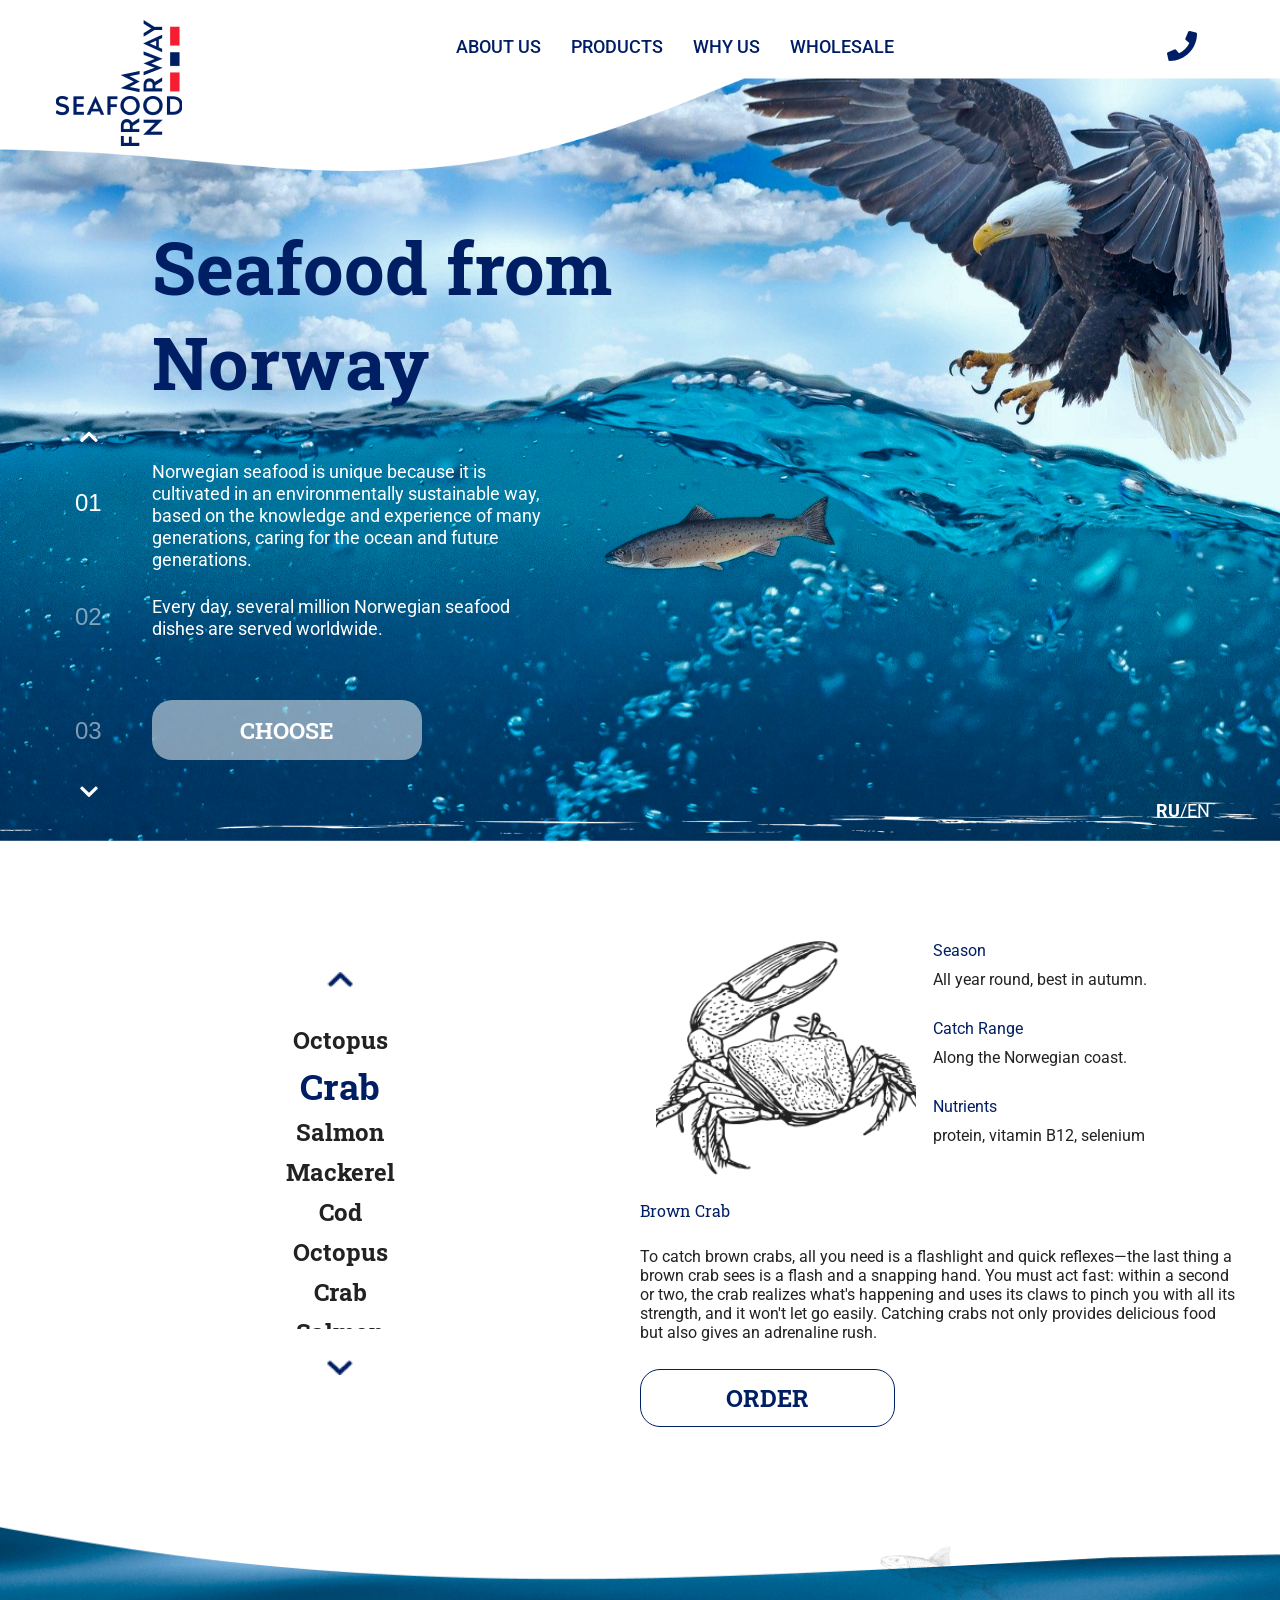
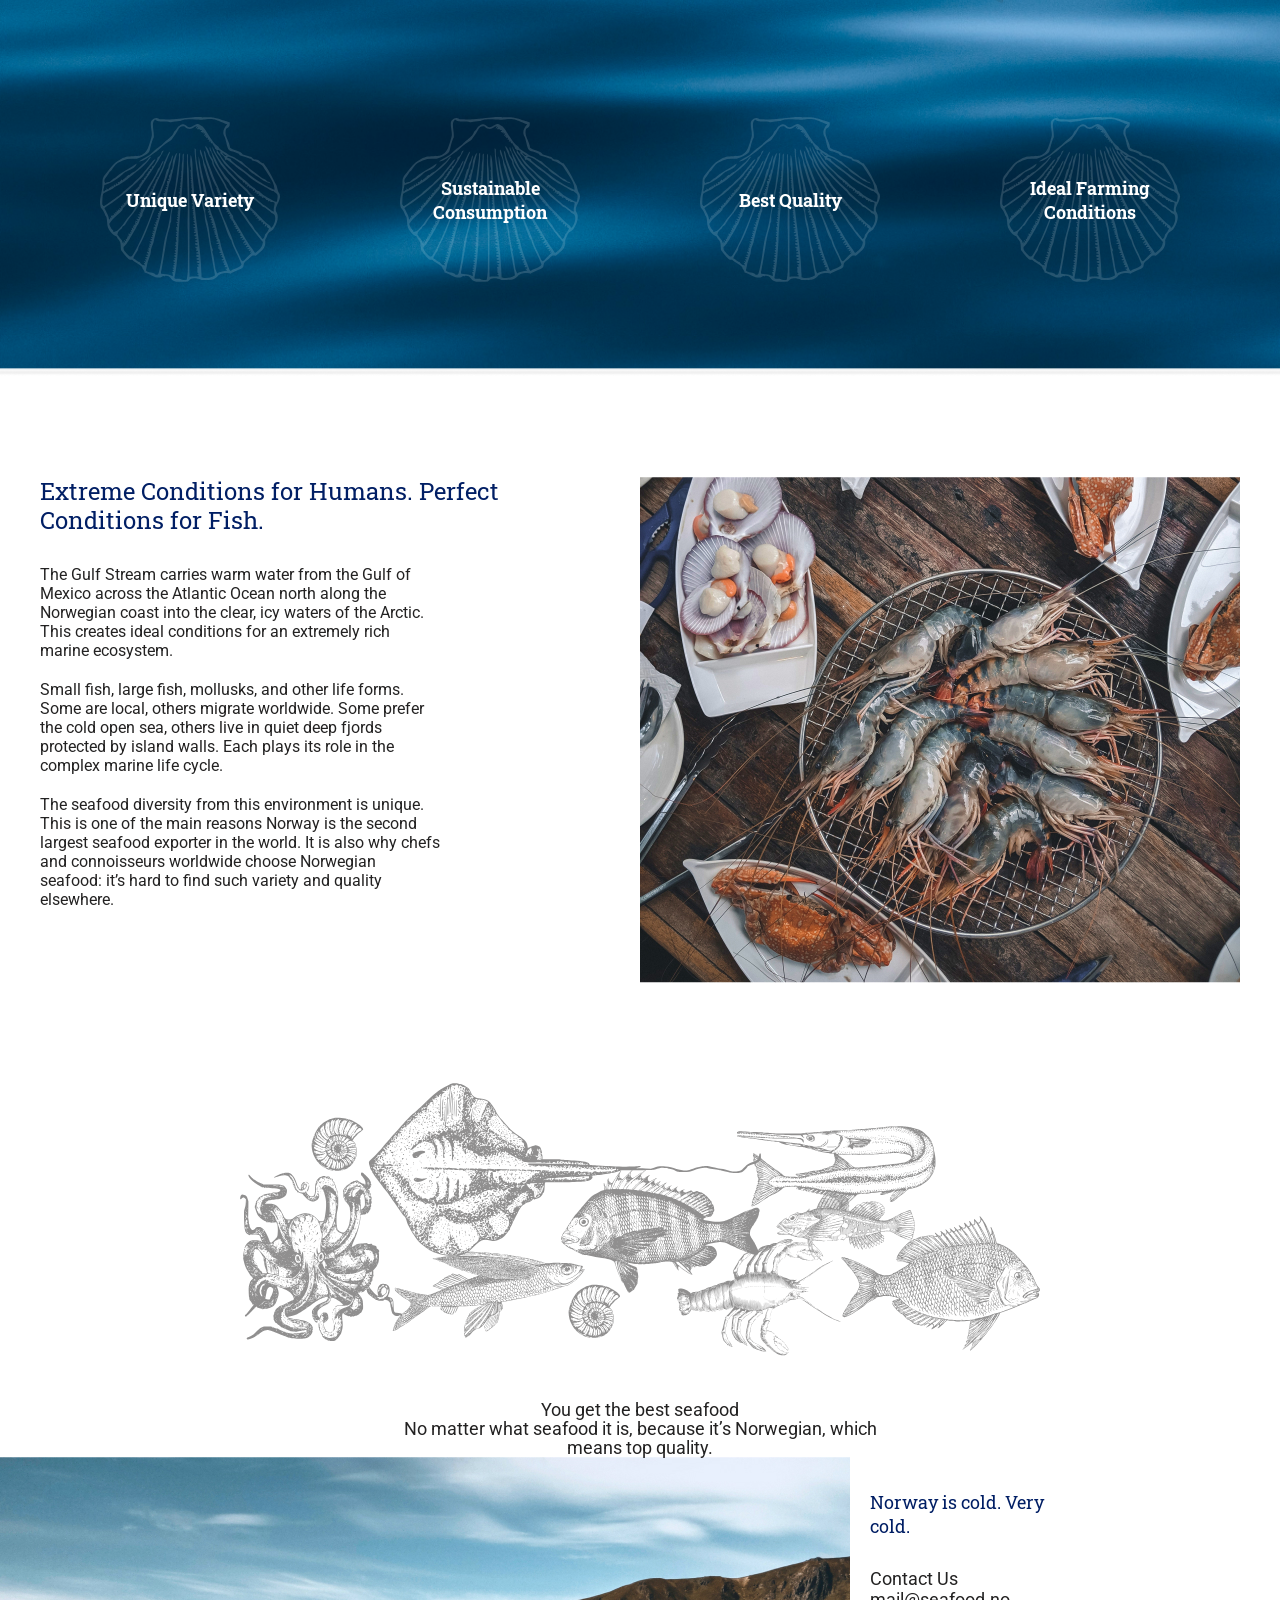
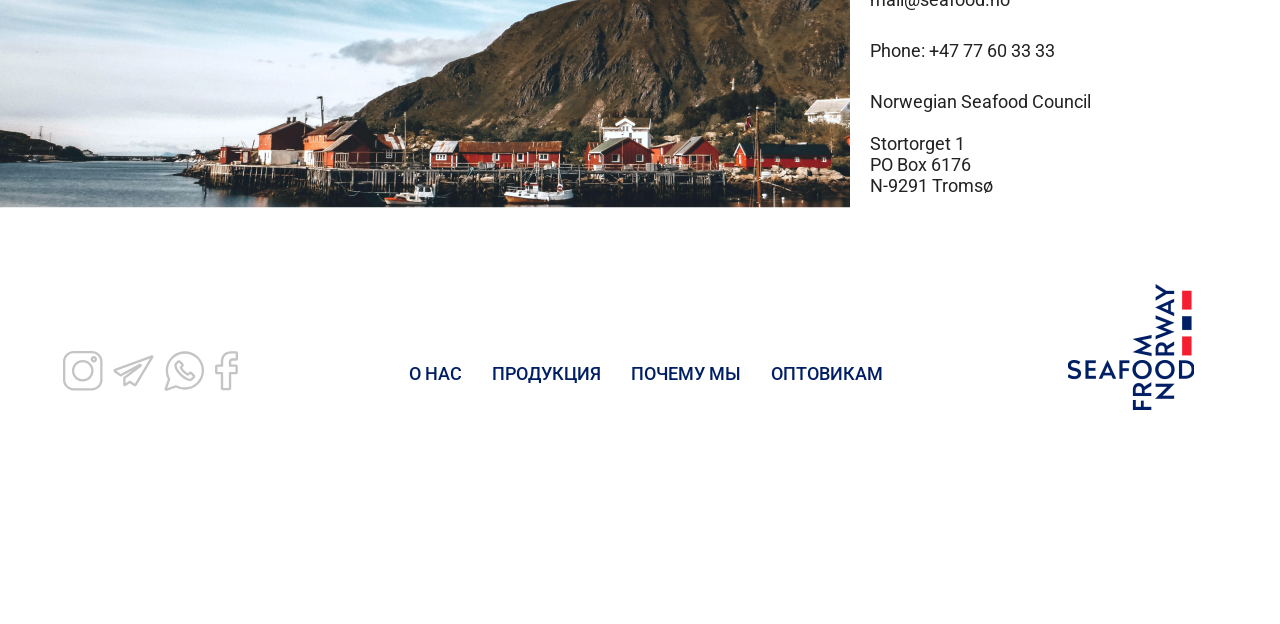
<file: index.eng.html>
<!DOCTYPE html>
<html lang="en">
<head>
  <meta charset="UTF-8">
  <meta name="viewport" content="width=device-width, initial-scale=1.0">
  <meta http-equiv="X-UA-Compatible" content="ie=edge">
  <title>Seafood from Norway</title>
  <link rel="preconnect" href="https://fonts.googleapis.com">
  <link rel="preconnect" href="https://fonts.gstatic.com" crossorigin>
  <link href="https://fonts.googleapis.com/css2?family=Calligraffitti&family=Caveat&family=Marck+Script&family=Roboto+Slab:wght@400;700&family=Roboto:wght@400;500&family=Water+Brush&display=swap" rel="stylesheet">
  <link rel="stylesheet" href="css/reset.css">
  <link rel="stylesheet" href="css/slick.css">
  <link rel="stylesheet" href="css/jquery.fancybox.css">
  <link rel="stylesheet" href="css/style.css">
</head>
<body>

<header class="header">
   <div class="container">
     <div class="header__top">
     
      <a href="#" class="logo">
        <img src="images/logo.png" alt="" class="logo__img">
      </a>
<nav class="menu">
  <button class="menu__btn">
    <span></span>
  </button>
  <ul class="menu__list">   
      <li class="menu__item"><a href="#about" class="menu__link">About Us</a></li>
      <li class="menu__item"><a href="#products" class="menu__link">Products</a></li>
      <li class="menu__item"><a href="#about" class="menu__link">Why Us</a></li>
      <li class="menu__item"><a href="#wholesale" class="menu__link">Wholesale</a></li>
  </ul>
</nav>
      <a href="tel:38011111111111" class="phone">
        <img class="phone__img" src="images/phone.svg" alt="">
      </a>
      </div>
  </div>

  <div class="header__content">
    <div class="container">
      <h1 class="title">
        Seafood from Norway
      </h1>

      <div class="header-slider">
        <div class="header-slider__item">
          <p class="header-slider__text">
            Norwegian seafood is unique because it is cultivated in an environmentally sustainable way, 
            based on the knowledge and experience of many generations, caring for the ocean and future generations.
          </p>
          <p class="header-slider__text">
            Every day, several million Norwegian seafood dishes are served worldwide.
          </p>
        </div>
        <div class="header-slider__item">
          <p class="header-slider__text">
            Norwegian seafood is unique because it is cultivated in an environmentally sustainable way, 
            based on the knowledge and experience of many generations, caring for the ocean and future generations.
          </p>
          <p class="header-slider__text">
            Every day, several million Norwegian seafood dishes are served worldwide.
          </p>
        </div>
        <div class="header-slider__item">
          <p class="header-slider__text">
            Norwegian seafood is unique because it is cultivated in an environmentally sustainable way, 
            based on the knowledge and experience of many generations, caring for the ocean and future generations.
          </p>
          <p class="header-slider__text">
            Every day, several million Norwegian seafood dishes are served worldwide.
          </p>
       </div>
       <!-- other slides similarly -->

      </div>
            <a class="header__content-btn openModalBtn" href="#" >CHOOSE</a>
        <div class="header__content-box"> 
            <a class="header__content-link header__content-link--active" href="#">RU</a>/ 
            <a  class="header__content-link" href="#">EN</a>
        </div>
    </div>
  </div>
</header>

<main class="main">

<section class="product" id="products">
  <div class="container">
    <div class="product__inner">
      <div class="product__name">
        <div class="product__list">
          <h3 class="product__name-item">Crab</h3>
          <h3 class="product__name-item">Salmon</h3>
          <h3 class="product__name-item">Mackerel</h3>
          <h3 class="product__name-item">Cod</h3>
          <h3 class="product__name-item">Octopus</h3>
          <!-- other names similarly -->
        </div>
      </div>
      <div class="product__content">
          <div class="product__content-element">
          <div class="product__content-box">
            <img class="product__content-img" src="images/product.png" alt="">
            <ul class="product__content-list">
              <li class="product__content-item">
                <span>Season</span>
                All year round, best in autumn.
              </li>
              <li class="product__content-item">
                <span>Catch Range</span>
                Along the Norwegian coast.
              </li>
              <li class="product__content-item">
                <span>Nutrients</span>
                protein, vitamin B12, selenium
              </li>
            </ul>
          </div>
          <h3 class="product__content-title">Brown Crab</h3>
          <p class="product__content-text">To catch brown crabs, all you need is a flashlight and quick reflexes—the last thing a brown crab sees is a flash and a snapping hand. You must act fast: within a second or two, the crab realizes what's happening and uses its claws to pinch you with all its strength, and it won't let go easily. Catching crabs not only provides delicious food but also gives an adrenaline rush.</p>
          <button class="product__content-btn openModalBtn">ORDER</button>
        </div>
        <!-- other products similarly -->
      </div>
    </div>
  </div>
</section>

<div class="seafood-box" id="about">
  <div class="container">
    <div class="seafood-box__items">
      <div class="seafood-box__item">Unique Variety</div>
      <div class="seafood-box__item">Sustainable Consumption</div>
      <div class="seafood-box__item">Best Quality</div>
      <div class="seafood-box__item">Ideal Farming Conditions</div>
    </div>
  </div>
</div>

<div class="seafood">
  <div class="container">
    <div class="seafood__items">
      <div class="seafood__item">
        <div class="seafood__item-content">
        <h3 class="seafood__item-title">Extreme Conditions for Humans. Perfect Conditions for Fish.</h3>
        <p class="seafood__item-text">
          The Gulf Stream carries warm water from the Gulf of Mexico across the Atlantic Ocean north along the Norwegian coast into the clear, icy waters of the Arctic. This creates ideal conditions for an extremely rich marine ecosystem.
        </p>
        <p class="seafood__item-text">
          Small fish, large fish, mollusks, and other life forms. Some are local, others migrate worldwide. Some prefer the cold open sea, others live in quiet deep fjords protected by island walls. Each plays its role in the complex marine life cycle.
        </p>
        <p class="seafood__item-text">
          The seafood diversity from this environment is unique. This is one of the main reasons Norway is the second largest seafood exporter in the world. It is also why chefs and connoisseurs worldwide choose Norwegian seafood: it’s hard to find such variety and quality elsewhere.
        </p>
      </div>
      <img class="seafood__item-img" src="images/content-1.jpg" alt="">
    </div>
    <!-- other content blocks similarly -->
  </div>
</div>

<blockquote class="seafood__blockquote">
  <img class="seafood__blockquote-img" src="images/blockquote.svg" alt="">
  <p class="seafood_blockquote-text">
    You get the best seafood<br>
    No matter what seafood it is, because it’s Norwegian, 
    which means top quality.  
  </p>
</blockquote>

<div class="contacts" id="wholesale">
  <div class="container">
    <div class="contacts__box">
      <p class="contacts__box-text">
        Norway is cold.
        Very cold.
      </p>
      <ul class="contacts__box-list">
        <li class="contacts__box-item">
         <span>Contact Us</span> 
          <a href="mailto:mail@seafood.no">mail@seafood.no</a> 
        </li>
        <li class="contacts__box-item">
          Phone: <a href="tel:4777603333">+47 77 60 33 33</a>
        </li>
        <li class="contacts__box-item">
          <span>Norwegian Seafood Council</span><br>
          Stortorget 1<br>  
          PO Box 6176 <br>  
          N-9291 Tromsø 
        </li>
      </ul>
    </div>
  </div>
</div>

<footer class="footer"> <div class="container"> <div class="footer__inner"> <ul class="footer-social__list"> <li class="footer-social__item"> <a href="https://www.instagram.com/" target="_blank" class="footer-social__link"> <svg width="40" height="41" viewBox="0 0 40 41" fill="none" xmlns="http://www.w3.org/2000/svg"> <path d="M28.8285 0.949219H10.7C4.79993 0.949219 0 5.74915 0 11.6492V29.778C0 35.6778 4.79993 40.4777 10.7 40.4777H28.8288C34.7286 40.4777 39.5285 35.6778 39.5285 29.778V11.6492C39.5285 5.74915 34.7286 0.949219 28.8285 0.949219V0.949219ZM37.2112 29.778C37.2112 34.4 33.4508 38.1604 28.8285 38.1604H10.7C6.07772 38.1604 2.31733 34.4 2.31733 29.778V11.6492C2.31733 7.02693 6.07772 3.26655 10.7 3.26655H28.8288C33.4508 3.26655 37.2112 7.02693 37.2112 11.6492V29.778Z" fill="#C4C4C4"/> <path d="M19.7623 9.90527C13.8025 9.90527 8.95404 14.7538 8.95404 20.7136C8.95404 26.6734 13.8025 31.5218 19.7623 31.5218C25.7221 31.5218 30.5706 26.6734 30.5706 20.7136C30.5706 14.7538 25.7221 9.90527 19.7623 9.90527ZM19.7623 29.2045C15.0806 29.2045 11.2714 25.3956 11.2714 20.7136C11.2714 16.0318 15.0806 12.2226 19.7623 12.2226C24.4443 12.2226 28.2533 16.0318 28.2533 20.7136C28.2533 25.3956 24.4443 29.2045 19.7623 29.2045Z" fill="#C4C4C4"/> <path d="M30.8304 6.06665C29.0692 6.06665 27.6367 7.49945 27.6367 9.26037C27.6367 11.0216 29.0692 12.4544 30.8304 12.4544C32.5917 12.4544 34.0245 11.0216 34.0245 9.26037C34.0245 7.49915 32.5917 6.06665 30.8304 6.06665ZM30.8304 10.1368C30.3473 10.1368 29.954 9.7435 29.954 9.26037C29.954 8.77694 30.3473 8.38398 30.8304 8.38398C31.3139 8.38398 31.7071 8.77694 31.7071 9.26037C31.7071 9.7435 31.3139 10.1368 30.8304 10.1368Z" fill="#C4C4C4"/> </svg> </a> </li> <li class="footer-social__item"> <a href="https://telegram.org/" target="_blank" class="footer-social__link"> <svg width="41" height="32" viewBox="0 0 41 32" fill="none" xmlns="http://www.w3.org/2000/svg"> <path d="M40.1983 0.801981C39.8065 0.317828 39.1568 0.138283 38.5791 0.353737L1.88723 13.8038C1.1542 14.0741 0.639673 14.7294 0.544153 15.5142C0.449549 16.2952 0.788904 17.053 1.4255 17.4892L6.67024 21.1209C7.17836 21.4729 7.83174 21.5107 8.37586 21.2194L19.7528 15.1337L10.8859 21.8496C10.4697 22.1651 10.221 22.6681 10.221 23.195V29.4159C10.221 30.0576 10.5679 30.6455 11.1264 30.9507C11.6858 31.2559 12.3615 31.2256 12.8928 30.8702L16.8774 28.1891L20.7959 30.8993C21.1392 31.138 21.5481 31.2637 21.9607 31.2637C22.1002 31.2637 22.2403 31.2491 22.3782 31.22C22.9285 31.1036 23.4152 30.7588 23.714 30.274L40.3146 2.50704C40.6378 1.97243 40.5914 1.2883 40.1983 0.801981ZM21.8732 28.7655L17.8152 25.9587C17.533 25.7631 17.2076 25.6653 16.8826 25.6653C16.5646 25.6653 16.2463 25.7591 15.9677 25.9467L12.5659 28.2355V23.546L28.2229 11.6871C28.9221 11.1574 29.0982 10.1934 28.6322 9.44491C28.1659 8.6964 27.2323 8.44348 26.4605 8.85644L7.64955 18.9187L3.21352 15.8469L37.0016 3.46142L21.8732 28.7655Z" fill="#C4C4C4"/> </svg> </a> </li> <li class="footer-social__item"> <a href="https://www.whatsapp.com/" target="_blank" class="footer-social__link"> <svg width="41" height="40" viewBox="0 0 41 40" fill="none" xmlns="http://www.w3.org/2000/svg"> <path d="M34.4426 5.95532C30.8218 2.33456 26.0089 0.34082 20.8881 0.34082C20.8878 0.34082 20.8866 0.34082 20.8863 0.34082C18.3537 0.341122 15.8855 0.83149 13.551 1.79865C11.2162 2.76582 9.12442 4.16424 7.33334 5.95532C3.71288 9.57578 1.71914 14.3896 1.71914 19.5098C1.71914 22.5633 2.4559 25.5978 3.85191 28.3014L0.629839 37.5062C0.402749 38.1555 0.563491 38.8612 1.05024 39.3477C1.39072 39.6885 1.83887 39.8694 2.29968 39.8694C2.49722 39.8694 2.69686 39.8362 2.89168 39.7681L12.0965 36.5463C14.8001 37.9423 17.8346 38.6791 20.8881 38.6791C26.0083 38.6791 30.8218 36.685 34.4426 33.0646C38.0631 29.4441 40.0571 24.6303 40.0571 19.5101C40.0571 14.3896 38.0634 9.57578 34.4426 5.95532ZM32.8032 31.4252C29.6207 34.6081 25.3889 36.3605 20.8881 36.3605C18.1347 36.3605 15.3994 35.6796 12.9777 34.3906C12.5386 34.1572 12.0196 34.1171 11.5536 34.2803L3.19085 37.2071L6.11798 28.8443C6.28113 28.3777 6.24072 27.8587 6.0073 27.4199C4.71865 24.9988 4.03738 22.2635 4.03738 19.5098C4.03738 15.009 5.79016 10.7773 8.97273 7.59471C12.155 4.41244 16.3861 2.65966 20.8866 2.65906H20.8881C25.3892 2.65906 29.6207 4.41184 32.8032 7.59471C35.9861 10.7773 37.7389 15.0087 37.7389 19.5098C37.7389 24.0109 35.9861 28.2426 32.8032 31.4252Z" fill="#C4C4C4"/> <path d="M28.0123 21.2221C27.1305 20.3403 25.6956 20.3403 24.8137 21.2221L23.8493 22.1866C21.4544 20.8817 19.5165 18.9437 18.2113 16.5489L19.1757 15.5844C20.0578 14.7026 20.0578 13.2677 19.1757 12.3859L16.5767 9.78685C15.6949 8.90503 14.26 8.90503 13.3781 9.78685L11.2991 11.8659C10.1081 13.0569 10.0487 15.1043 11.1317 17.6312C12.072 19.8252 13.7928 22.2366 15.9772 24.421C18.1615 26.6053 20.5729 28.3261 22.7669 29.2665C23.9675 29.781 25.0595 30.0376 26.0032 30.0376C27.0457 30.0376 27.907 29.7243 28.5322 29.0991L30.6113 27.0197V27.02C31.0386 26.5927 31.2739 26.0248 31.2739 25.4207C31.2739 24.8164 31.0386 24.2485 30.6113 23.8214L28.0123 21.2221ZM26.8928 27.4597C26.5529 27.7996 25.5077 27.9187 23.6804 27.1358C21.7509 26.3089 19.5973 24.7624 17.6165 22.7816C15.6358 20.8008 14.0896 18.6476 13.2626 16.718C12.4794 14.8908 12.5986 13.8452 12.9384 13.5053L14.9777 11.466L17.4965 13.9851L16.2893 15.1927C15.7434 15.7385 15.6116 16.5664 15.9618 17.2527C17.549 20.365 20.0331 22.8492 23.1454 24.4364C23.8321 24.7865 24.6599 24.655 25.2058 24.1089L26.413 22.9016L28.9321 25.4207L26.8928 27.4597Z" fill="#C4C4C4"/> </svg> </a> </li> <li class="footer-social__item"> <a href="https://www.facebook.com/" target="_blank" class="footer-social__link"> <svg width="24" height="40" viewBox="0 0 24 40" fill="none" xmlns="http://www.w3.org/2000/svg"> <path d="M14.2638 39.2637H7.77447C6.69054 39.2637 5.8088 38.4151 5.8088 37.3719V23.2848H2.02277C0.938836 23.2848 0.0570984 22.4359 0.0570984 21.393V15.3567C0.0570984 14.3135 0.938836 13.4649 2.02277 13.4649H5.8088V10.4421C5.8088 7.44495 6.78669 4.89498 8.63642 3.06834C10.4945 1.23338 13.0912 0.263672 16.1457 0.263672L21.0948 0.271408C22.1769 0.273193 23.0571 1.1218 23.0571 2.16321V7.76779C23.0571 8.81099 22.1757 9.65959 21.092 9.65959L17.7599 9.66078C16.7436 9.66078 16.4849 9.85686 16.4295 9.91697C16.3383 10.0166 16.2298 10.2984 16.2298 11.0765V13.4646H20.8416C21.1888 13.4646 21.5252 13.547 21.8143 13.7024C22.4378 14.0377 22.8255 14.6718 22.8255 15.357L22.8231 21.3933C22.8231 22.4359 21.9413 23.2845 20.8574 23.2845H16.2298V37.3719C16.2298 38.4151 15.3478 39.2637 14.2638 39.2637ZM8.18442 36.9773H13.8539V22.2613C13.8539 21.5647 14.4428 20.9982 15.1663 20.9982H20.4474L20.4496 15.7513H15.166C14.4425 15.7513 13.8539 15.1847 13.8539 14.4882V11.0765C13.8539 10.1833 13.9482 9.16745 14.6487 8.40395C15.4952 7.48096 16.8293 7.37444 17.7593 7.37444L20.6815 7.37325V2.55716L16.1439 2.55002C11.2349 2.55002 8.18442 5.57428 8.18442 10.4421V14.4882C8.18442 15.1844 7.59577 15.7513 6.87233 15.7513H2.43272V20.9982H6.87233C7.59577 20.9982 8.18442 21.5647 8.18442 22.2613V36.9773Z" fill="#C4C4C4"/> </svg> </a> </li> </ul> <nav class="menu"> <ul class="menu__list"> <li class="menu__item"><a href="#about" class="menu__link">О нас</a></li> <li class="menu__item"><a href="#products" class="menu__link">Продукция</a></li> <li class="menu__item"><a href="#about" class="menu__link">Почему мы</a></li> <li class="menu__item"><a href="#wholesale" class="menu__link">Оптовикам</a></li> </ul> 
</nav> <a href="#" class="logo"> <img src="images/logo.png" alt="" class="logo__img"> </a> </div> </div> </footer>

<div id="modal" class="modal">
  <div class="modal__content">
    <span class="modal__close" id="closeModal">&times;</span>
    <h2>Leave a Request</h2>
    <form class="modal__form">
      <label>
        Name:
        <input type="text" name="name" required
              oninput="this.value = this.value.replace(/[^a-zA-ZА-Яа-яЁёІіЇїЄє]/g,'')">
      </label>
      <label>
        Phone:
        <input type="tel" name="phone" placeholder="+38 (___) ___-__-__" required
              oninput="this.value = this.value.replace(/[^0-9]/g,'')">
      </label>
      <label>
        Select Product:
        <select name="product" required>
          <option value="Brown Crab">Brown Crab</option>
          <option value="Salmon">Salmon</option>
          <option value="Mackerel">Mackerel</option>
          <option value="Cod">Cod</option>
          <option value="Octopus">Octopus</option>
        </select>
      </label>
      <button type="submit" class="modal__submit">Send</button>
    </form>
  </div>
</div>

<script src="https://ajax.googleapis.com/ajax/libs/jquery/3.4.1/jquery.min.js"></script>
<script src="js/slick.min.js"></script>
<script src="js/jquery.fancybox.min.js"></script>
<script src="js/main.js"></script>

</body>
</html>
</file>
<file: css/style.css>
*,
*::after,
*::before{
    box-sizing: border-box;
}
a{
    color:inherit;
    text-decoration: none;
}

body{
    font-family: 'Roboto', sans-serif;
    /*font-family: 'Roboto Slab', serif;*/
    font-weight: 400;
    font-size: 16px;
    line-height: 19px;
    color: #232222;
}

.container{
    max-width: 1220px;
    padding: 0 10px;
    margin: 0 auto;
}

.header__top{
    display: flex;
    justify-content: space-between;
    padding-top: 20px;
}

.logo{
    margin-left: 16px;
}

.phone{
    margin-top: 11px;
    margin-right: 43px;
}

.menu{
    margin-top: 16px;
}

.menu__list{
    display: flex;
}

.menu__item + .menu__item{
    margin-left: 30px;
}

.menu__link{
    text-transform: uppercase;
    font-weight: 500;
    color:#001E64;
    font-size: 18px;
    line-height: 21px;
}

.menu__link:hover{
    border-bottom: 1px solid #001E64;
}

.header__content{
    background-image: url(../images/header.png);
    background-size:cover;
    background-position: top;
    background-repeat: no-repeat;
    padding-bottom:20px;
    margin-top: -100px;
    min-height: calc(100vh-50px);
}

.title{
    color: #001E64;
    font-family: 'Roboto Slab', serif;
    font-weight: 700;
    font-size: 72px;
    line-height: 95px;
    max-width: 589px;
    padding-top: 170px;
    padding-left: 112px;
    margin-bottom: 60px;
}

.header-slider{
    max-width: 522px;
    padding-left: 112px;
    padding-top: 30px;
    padding-bottom: 135px;
    margin-top: -39px;
}



.header-slider__text{
    margin-bottom: 25px;
    font-size: 18px;
    line-height: 22px;
    color: white;
}

.slick-prev,
.slick-next{
    background-color: transparent;
    border: none;
    cursor: pointer;
    padding: 0%;
    position: absolute;
    left: 40px;
}

.slick-prev{
top:0;
}

.slick-next{
bottom: 0;
}

.slick-dots{
    list-style: none;
    position: absolute;
    left: 35px;
    top: 58px;
    bottom: 55px;
    display: flex;
    flex-direction: column;
    justify-content: space-between;
}

.slick-dots button{
    border:none;
    background-color: transparent;
    color: white;
    padding: 0;
    font-size: 24px;
    line-height: 28px;
    opacity:0.5;
    cursor:pointer;
}

.slick-active button{
    opacity: 1;
}

.slick-dots button::before{
    content:'0';
}

.slick-dots li:nth-child(n+10) button::before{
    content:'';
}

.header__content-btn{
    font-family: 'Roboto Slab', serif;
    font-weight: 700;
    color: white;
    font-size: 23px;
    line-height: 32px;
    padding: 14px 88px;
    border-radius: 20px;
    background-color: rgba(255,255,255,.5);
    margin-left: 112px;
    display: inline-block;
    transform: translateY(-100px);
    position: absolute;
    transition: all .3s;
}

.header__content-btn:hover{
    color: #001E64;
    background-color: white;
}

.header__content-box{
    display: flex;
    justify-content: flex-end;
    margin-right: 30px;
    font-size: 18px;
    line-height: 21px;
    color: white;
}

.header__content-link--active{
    font-weight: 700;
}

.product{
   padding-top: 100px; 
}

.product__inner{
    display: flex;
    justify-content:space-between;
}
.product__name {
  width: 510px;
  text-align: center;
  position: relative;
  margin: 80px auto;
}

.product__list {
  display: flex;
  flex-direction: column;
  gap: 30px;
}

.product__list .slick-slide {
  padding-bottom: 6px; /* пространство для стрелок */
}

.product__name-item {
  font-family: 'Roboto Slab', serif;
  font-size: 24px;
  line-height: 32px;
  cursor: pointer;
  text-align: center;
  white-space: normal;
  word-break: break-word;
}

.product__name-item.slick-current {
  font-weight: 700;
  font-size: 36px;
  color: #001E64;
  line-height: 44px;
}

/* стрелки */
.product-prev,
.product-next {
  position: absolute;
  left: 50%;
  transform: translateX(-50%);
  border: none;
  background: transparent;
  cursor: pointer;
  z-index: 10;
}

.product-prev {
  top: -50px;
}

.product-next {
  bottom: -50px;
}

.product-prev img,
.product-next img {
  width: 25px;
  height: auto;
}


.product__content{
    width: 600px;
}

.product__content-box{
    display: flex;
    justify-content: space-evenly;
}

.product__content-img{
    object-fit: cover;
}

.product__content-list{
    width: 291px;
    list-style:none;
}

.product__content-item{
    margin-bottom: 30px;
}
.product__content-item span{
    display: block;
    margin-bottom: 10px;
    color: #001E64;
}

.product__content-title{
    font-family: 'Roboto Slab', serif;
    font-size: 24;
    color: #001E64;
    margin-bottom: 20px;
    padding-top:20px;
    font-weight: 400;
    line-height: 32px;
}


.product__content-btn{
    font-family:'Roboto Slab', serif ;
    font-size: 24px;
    line-height:32px;
    font-weight: 700;
    padding: 12px 85px;
    margin-top: 27px;
    background-color: transparent;
    text-transform: uppercase;
    display: inline-block;
    color: #001E64;
    border: 1px solid  #001E64;
    border-radius: 20px;
    cursor: pointer;
    transition: all .3s;
}

.product__content-btn:hover{
    color: white;
    background-color: #001E64;
}

.seafood-box{
    background-image: url(../images/seafood.png);
    background-repeat: no-repeat;
    background-size: cover;
    background-position: top center;
    padding: 290px 0 95px;
    font-family: 'Roboto Slab', serif ;
    font-weight: 700;
    font-size: 18px;
    line-height: 24px;
    color: white;
}

.seafood-box__items{
display: flex;
justify-content: space-around;

}

.seafood-box__item{
    width: 180px;
    min-height: 165px;
    display: flex;
    justify-content: center;
    align-items: center;
    text-align: center;
    background-image: url(../images/seafood-decor.svg);
    background-position: center;
    background-size: cover;
    background-repeat: no-repeat;
}


.seafood{
    padding: 100px 0;
}
.seafood__items{
    margin-bottom: 100px;
}

.seafood__item{
    display: flex;
    justify-content: space-between;
    margin-bottom: 50px;
}

.seafood__item-title{
    font-family: 'Roboto Slab', serif ;
    max-width: 490px;
    margin-bottom: 30px;
    font-weight: 400;
    font-size: 24px;
    line-height: 29px;
    color: #001E64;
}

.seafood__item-text{
    width: 400px;
    margin-bottom: 20px; 
}

.seafood__item-text{
    max-width: 420px;
    margin-bottom: 20px;
}

.seafood__item--text-right .seafood__item-title{
    max-width: 420px;
}

.seafood__item--text-right .seafood__item-content{
    margin-right: 180px;   
}

.seafood__blockquote{
    max-width: 800px;
    margin: auto;
    text-align: center;
}

.seafood_blockquote-text{
    max-width: 530px;
    margin: 0 auto;
    font-size: 18px;
}

.contacts{
    background-image: url(../images/contact.jpg);
    background-repeat: no-repeat;
}


.contacts__box{
    margin-left: auto;
    width: 390px;
    background-color: white;
    padding: 33px 0 33px 20px;
    background-position: bottom left;
}

.contacts__box-text{
    font-family: 'Roboto Slab', serif ;
    width: 195px;
    line-height: 24px;
    font-size: 18px;
    margin-bottom: 30px;
    color: #001E64; 
}

.contacts__box-list{
    list-style-type: none; 
    font-size: 18px;
    line-height: 21px;
}

.contacts__box-item{
    margin-bottom: 30px;
}

.contacts__box-item span{
    display: block;
}

.footer{
   padding: 25px 0 110px
}

.footer__inner{
    display: flex;
    justify-content: space-between;
    align-items: flex-end;
    padding: 0 45px 0 23px;
}

.footer__inner .menu{
    padding-bottom: 30px;
}
   
.footer-social__list{
    list-style-type: none;
    display: flex;
    align-items: center;
    padding-bottom: 19px;
}

.footer-social__item +.footer-social__item{
    margin-left: 10px;
}

.footer-social__link{
    transition: all .3s;
}
.footer-social__link:hover path{
    fill:#001E64
}


.menu__btn{
    width: 40px;
    border: none;
    background-color: transparent;
    padding: 13px 0;
    position: relative;
    display: none;
   
}
.menu__btn::after,
.menu__btn::before{
    content:'';
    position: absolute;
    left:0;
    right:0;
    height:4px;
    background-color: #001E64;
}

.menu__btn::after{
    top:0;
}    

.menu__btn::before{
    bottom:0;
}

.menu__btn span{
    display: block;
    height: 4px;
    background-color: #001E64;
}

/* Базовое затемнение */
.modal {
  display: none; 
  position: fixed;
  z-index: 2000;
  left: 0; top: 0;
  width: 100%; height: 100%;
  background: rgba(0,0,0,0.6);
  justify-content: center; 
  align-items: center;
  padding: 15px; /* отступы для мобилок */
}

/* Само окно */
.modal__content {
  background: #fff;
  padding: 30px 25px;
  border-radius: 20px;
  width: 100%;
  max-width: 500px; /* больше чем было */
  text-align: center;
  position: relative;
  box-shadow: 0 8px 30px rgba(0,0,0,0.2);
  animation: modalFade 0.3s ease;
}

/* Заголовок */
.modal__title {
  font-family: 'Roboto Slab', serif;
  font-size: 28px;
  margin-bottom: 20px;
  color: #001E64;
}

/* Кнопка закрытия */
.modal__close {
  position: absolute;
  top: 15px; right: 20px;
  font-size: 30px;
  font-weight: bold;
  color: #001E64;
  cursor: pointer;
  transition: transform 0.2s;
}
.modal__close:hover {
  transform: scale(1.2);
}

/* Форма */
.modal__form {
  display: flex;
  flex-direction: column;
  gap: 15px;
  text-align: left;
}

.modal__form label {
  font-size: 16px;
  font-weight: 500;
  color: #001E64;
}

.modal__form input,
.modal__form select {
  padding: 12px;
  border: 1px solid #ccc;
  border-radius: 12px;
  width: 100%;
  font-size: 16px;
}

/* Кнопка отправки */
.modal__submit {
  background: #001E64;
  color: white;
  border: none;
  padding: 14px;
  border-radius: 12px;
  cursor: pointer;
  font-size: 18px;
  font-weight: 700;
  transition: all .3s;
}
.modal__submit:hover {
  background: #00308a;
}

@keyframes modalFade {
  from {opacity: 0; transform: translateY(-20px);}
  to {opacity: 1; transform: translateY(0);}
}


@media (max-width: 1160px){
    .product__name{
       width: 350px;
    }
    .footer .logo,
    footer .menu{
        display: none;
    }
    .footer{
        padding: 40px 0 40px;
    }
    .footer__inner{
        justify-content: center;
    } 
    .footer-social__list{
        padding-bottom: 0;
    }
    .logo{
        width: 100%;
    }
       

}
@media (max-width: 1100px){
    .seafood__item-content{
        padding-right: 20px;
    }
    .seafood__item--text-right .seafood__item-content{
        padding-right: 0;
    }
}

@media (max-width: 1000px){
    .menu__list{
        display:none;
        position:absolute;
        left: 20%;
        right: 20%;
        background-color: white;
        display: block;
        top: -350px;
        transition: all .5s;
        z-index: 5;
    }

    .menu__link:hover{
        border: none;
    }

    .menu__list.menu__list--active{
        top: 75px;
    }
    .menu__btn{
        display: block;
        z-index: 10;
    }
    .menu{
        margin: 12px 20px 0 auto;
    }
    .menu__item + .menu__item{
        margin-left:0;
    }
    .menu__link{
        padding: 20px 0;
        display:block;
        text-align: center;
       
    }
    .product__name{
        width: 250px;
    }
}

@media (max-width: 950px){
    .seafood__item{
        flex-wrap: wrap;
        justify-content: center;
    }
    .seafood img{
        width: 100%;
    }
    .seafood__item--text-right{
        flex-wrap: wrap-reverse;
    }
    .seafood__item-content{
        padding-right: 0;
    }
    .seafood__item--text-right .seafood__item-content{
        padding-left: 0;
    }
    .seafood__item-text,
    .seafood__item-title{
        width: 100%;
    }
    .seafood__item--text-right .seafood__item-content{
        margin-right: 0;
    }

}
@media (max-width: 890px) {
  .product__inner {
    display: block;
  }

  .product__content {
    margin: 0 auto;
  }

  /* сам список продуктов */
  .product__name {
    width: 100%;
    padding-top: 0;
    margin-bottom: 80px;
    position: relative;
  }

  .product__list {
    flex-direction: row; /* горизонтальный слайдер */
    gap: 15px;
  }

  .product__name-item + .product__name-item {
    margin-top: 0;
  }

  .product__name-item.slick-current {
    line-height: 44px;
    font-size: 28px; /* чуть меньше на мобильных */
  }

  /* точки слайдера */
  .product__name .slick-dots {
    left: 0;
    right: 0;
    bottom: -30px; /* под списком */
    flex-direction: row;
    justify-content: center;
  }

  .product__name .slick-dots button {
    width: 10px;
    height: 10px;
    font-size: 0;
    padding: 0;
    background-color: grey;
    border-radius: 50%;
    margin: 0 5px;
  }

  .product__name .slick-active button {
    background-color: #001E64;
  }

 
}


@media (max-width: 745px){
    .title{
        font-size: 50px;
        line-height: 66px;
        max-width: 100%;
        padding-left: 0;
        text-align: center;
       
    }
}

@media (max-width: 650px){
    .product__content{
        width:100%;
    }
    .seafood-box__items{
        display: block;
    }
    .seafood-box__item{
        margin: 0 auto;
    }
    .seafood-box{
        display: none;
    }
    .seafood{
        padding: 50px 0;
    }
    .seafood__items{
        margin-bottom: 50px;
    }
    .contacts{
        background-image: none;
    }
    .contacts__box{
        width: 100%;
        padding: 33px 0 33px 0px;
    }

}

@media (max-width: 600px){
    .product__content-box{
        display: block;
    }
    .product__content-box{
        width: 100%;
    }

    .modal__content {
    max-width: 100%;
    border-radius: 12px;
    padding: 20px 15px;
  }
  .modal__title {
    font-size: 22px;
  }
  .modal__submit {
    font-size: 16px;
    padding: 12px;
  }
}




@media (max-width: 470px){
    .header-slider{
        padding-left: 50px;
    }
    .slick-dots{
        left: 5px;
    }
    .slick-prev,.slick-next{
        left: 9px;
    }
    .header__content-btn{
        margin-left: auto50px;
    }
    .title{
        font-size: 34px ;
        line-height: 44px;
    }
    .header__content-btn{
        margin-left: 50px;
    }
    .product__content-btn{
        padding: 12px 55px;
   
    }

    .product{
        padding-top: 50px;
    }

    .product__name-item {
        font-size: 20px;
        line-height: 26px;
    }
    .product__list .slick-slide {
        padding-bottom: 60px; /* больше места на маленьких экранах */
    }

    /* Дополнительно для совсем маленьких экранов */
 
  .product__list {
    gap: 10px;
  }

  .product__name-item.slick-current {
    font-size: 24px;
  }
}



@media (max-width: 371px){
    .title{
        padding-top: 125px;
    }
    .phone{
        margin-right: 0;
    }
    .logo{
        margin-left: 0;
    }
    .menu__list{
        left: 10%;
        right: 10%;
    }
    .header-slider{
        padding-left: 0;
        padding-top: 0;
    }
    .header__content-btn{
        margin-left: 0;
    }
    .logo{
        width: 50%;
    }
}
</file>
<file: seafood_site/css/style.css>
*,
*::after,
*::before{
    box-sizing: border-box;
}
a{
    color:inherit;
    text-decoration: none;
}

body{
    font-family: 'Roboto', sans-serif;
    /*font-family: 'Roboto Slab', serif;*/
    font-weight: 400;
    font-size: 16px;
    line-height: 19px;
    color: #232222;
}

.container{
    max-width: 1220px;
    padding: 0 10px;
    margin: 0 auto;
}

.header__top{
    display: flex;
    justify-content: space-between;
    padding-top: 20px;
}

.logo{
    margin-left: 16px;
}

.phone{
    margin-top: 11px;
    margin-right: 43px;
}

.menu{
    margin-top: 16px;
}

.menu__list{
    display: flex;
}

.menu__item + .menu__item{
    margin-left: 30px;
}

.menu__link{
    text-transform: uppercase;
    font-weight: 500;
    color:#001E64;
    font-size: 18px;
    line-height: 21px;
}

.menu__link:hover{
    border-bottom: 1px solid #001E64;
}

.header__content{
    background-image: url(../images/header.png);
    background-size:cover;
    background-position: top;
    background-repeat: no-repeat;
    padding-bottom:20px;
    margin-top: -100px;
    min-height: calc(100vh-50px);
}

.title{
    color: #001E64;
    font-family: 'Roboto Slab', serif;
    font-weight: 700;
    font-size: 72px;
    line-height: 95px;
    max-width: 589px;
    padding-top: 170px;
    padding-left: 112px;
    margin-bottom: 60px;
}

.header-slider{
    max-width: 522px;
    padding-left: 112px;
    padding-top: 30px;
    padding-bottom: 135px;
    margin-top: -39px;
}



.header-slider__text{
    margin-bottom: 25px;
    font-size: 18px;
    line-height: 22px;
    color: white;
}

.slick-prev,
.slick-next{
    background-color: transparent;
    border: none;
    cursor: pointer;
    padding: 0%;
    position: absolute;
    left: 40px;
}

.slick-prev{
top:0;
}

.slick-next{
bottom: 0;
}

.slick-dots{
    list-style: none;
    position: absolute;
    left: 35px;
    top: 58px;
    bottom: 55px;
    display: flex;
    flex-direction: column;
    justify-content: space-between;
}

.slick-dots button{
    border:none;
    background-color: transparent;
    color: white;
    padding: 0;
    font-size: 24px;
    line-height: 28px;
    opacity:0.5;
    cursor:pointer;
}

.slick-active button{
    opacity: 1;
}

.slick-dots button::before{
    content:'0';
}

.slick-dots li:nth-child(n+10) button::before{
    content:'';
}

.header__content-btn{
    font-family: 'Roboto Slab', serif;
    font-weight: 700;
    color: white;
    font-size: 23px;
    line-height: 32px;
    padding: 14px 88px;
    border-radius: 20px;
    background-color: rgba(255,255,255,.5);
    margin-left: 112px;
    display: inline-block;
    transform: translateY(-100px);
    position: absolute;
    transition: all .3s;
}

.header__content-btn:hover{
    color: #001E64;
    background-color: white;
}

.header__content-box{
    display: flex;
    justify-content: flex-end;
    margin-right: 30px;
    font-size: 18px;
    line-height: 21px;
    color: white;
}

.header__content-link--active{
    font-weight: 700;
}

.product{
   padding-top: 100px; 
}

.product__inner{
    display: flex;
    justify-content:space-between;
}

.product__name{
   width: 510px; 
   text-align: center;
   padding-top: 41px;
   

}

.product__name-item{
    font-family: 'Roboto Slab';
    font-size: 24px;
    line-height: 32px;
    cursor: pointer;
}

.product__name-item.slick-current{
    font-weight: 700px;
    font-size: 36px;
    color: #001E64;
    line-height: 44px;

}

.product__name-item + .product__name-item{
    margin-top: 30px;
    
}

.product-prev{
    position:absolute; 
    top:0;
    left: 50%;
    transform: translateX(-50%);
}
.product-prev,
.product-next{
    border: none;
    background-color: transparent;
    padding: 0;
    cursor: pointer;
}

.product__content{
    width: 600px;
}

.product__content-box{
    display: flex;
    justify-content: space-evenly;
}

.product__content-img{
    object-fit: cover;
}

.product__content-list{
    width: 291px;
    list-style:none;
}

.product__content-item{
    margin-bottom: 30px;
}
.product__content-item span{
    display: block;
    margin-bottom: 10px;
    color: #001E64;
}

.product__content-title{
    font-family: 'Roboto Slab', serif;
    font-size: 24;
    color: #001E64;
    margin-bottom: 20px;
    padding-top:20px;
    font-weight: 400;
    line-height: 32px;
}


.product__content-btn{
    font-family:'Roboto Slab', serif ;
    font-size: 24px;
    line-height:32px;
    font-weight: 700;
    padding: 12px 85px;
    margin-top: 27px;
    background-color: transparent;
    text-transform: uppercase;
    display: inline-block;
    color: #001E64;
    border: 1px solid  #001E64;
    border-radius: 20px;
    cursor: pointer;
    transition: all .3s;
}

.product__content-btn:hover{
    color: white;
    background-color: #001E64;
}

.seafood-box{
    background-image: url(../images/seafood.png);
    background-repeat: no-repeat;
    background-size: cover;
    background-position: top center;
    padding: 290px 0 95px;
    font-family: 'Roboto Slab', serif ;
    font-weight: 700;
    font-size: 18px;
    line-height: 24px;
    color: white;
}

.seafood-box__items{
display: flex;
justify-content: space-around;

}

.seafood-box__item{
    width: 180px;
    min-height: 165px;
    display: flex;
    justify-content: center;
    align-items: center;
    text-align: center;
    background-image: url(../images/seafood-decor.svg);
    background-position: center;
    background-size: cover;
    background-repeat: no-repeat;
}


.seafood{
    padding: 100px 0;
}
.seafood__items{
    margin-bottom: 100px;
}

.seafood__item{
    display: flex;
    justify-content: space-between;
    margin-bottom: 50px;
}

.seafood__item-title{
    font-family: 'Roboto Slab', serif ;
    max-width: 490px;
    margin-bottom: 30px;
    font-weight: 400;
    font-size: 24px;
    line-height: 29px;
    color: #001E64;
}

.seafood__item-text{
    width: 400px;
    margin-bottom: 20px; 
}

.seafood__item-text{
    max-width: 420px;
    margin-bottom: 20px;
}

.seafood__item--text-right .seafood__item-title{
    max-width: 420px;
}

.seafood__item--text-right .seafood__item-content{
    margin-right: 180px;   
}

.seafood__blockquote{
    max-width: 800px;
    margin: auto;
    text-align: center;
}

.seafood_blockquote-text{
    max-width: 530px;
    margin: 0 auto;
    font-size: 18px;
}

.contacts{
    background-image: url(../images/contact.jpg);
    background-repeat: no-repeat;
}


.contacts__box{
    margin-left: auto;
    width: 390px;
    background-color: white;
    padding: 33px 0 33px 20px;
    background-position: bottom left;
}

.contacts__box-text{
    font-family: 'Roboto Slab', serif ;
    width: 195px;
    line-height: 24px;
    font-size: 18px;
    margin-bottom: 30px;
    color: #001E64; 
}

.contacts__box-list{
    list-style-type: none; 
    font-size: 18px;
    line-height: 21px;
}

.contacts__box-item{
    margin-bottom: 30px;
}

.contacts__box-item span{
    display: block;
}

.footer{
   padding: 25px 0 110px
}

.footer__inner{
    display: flex;
    justify-content: space-between;
    align-items: flex-end;
    padding: 0 45px 0 23px;
}

.footer__inner .menu{
    padding-bottom: 30px;
}
   
.footer-social__list{
    list-style-type: none;
    display: flex;
    align-items: center;
    padding-bottom: 19px;
}

.footer-social__item +.footer-social__item{
    margin-left: 10px;
}

.footer-social__link{
    transition: all .3s;
}
.footer-social__link:hover path{
    fill:#001E64
}


.menu__btn{
    width: 40px;
    border: none;
    background-color: transparent;
    padding: 13px 0;
    position: relative;
    display: none;
   
}
.menu__btn::after,
.menu__btn::before{
    content:'';
    position: absolute;
    left:0;
    right:0;
    height:4px;
    background-color: #001E64;
}

.menu__btn::after{
    top:0;
}    

.menu__btn::before{
    bottom:0;
}

.menu__btn span{
    display: block;
    height: 4px;
    background-color: #001E64;
}


@media (max-width: 1160px){
    .product__name{
       width: 350px;
    }
    .footer .logo,
    footer .menu{
        display: none;
    }
    .footer{
        padding: 40px 0 40px;
    }
    .footer__inner{
        justify-content: center;
    } 
    .footer-social__list{
        padding-bottom: 0;
    }
    .logo{
        width: 100%;
    }
       

}
@media (max-width: 1100px){
    .seafood__item-content{
        padding-right: 20px;
    }
    .seafood__item--text-right .seafood__item-content{
        padding-right: 0;
    }
}

@media (max-width: 1000px){
    .menu__list{
        display:none;
        position:absolute;
        left: 20%;
        right: 20%;
        background-color: white;
        display: block;
        top: -350px;
        transition: all .5s;
        z-index: 5;
    }

    .menu__link:hover{
        border: none;
    }

    .menu__list.menu__list--active{
        top: 75px;
    }
    .menu__btn{
        display: block;
        z-index: 10;
    }
    .menu{
        margin: 12px 20px 0 auto;
    }
    .menu__item + .menu__item{
        margin-left:0;
    }
    .menu__link{
        padding: 20px 0;
        display:block;
        text-align: center;
       
    }
    .product__name{
        width: 250px;
    }
}

@media (max-width: 950px){
    .seafood__item{
        flex-wrap: wrap;
        justify-content: center;
    }
    .seafood img{
        width: 100%;
    }
    .seafood__item--text-right{
        flex-wrap: wrap-reverse;
    }
    .seafood__item-content{
        padding-right: 0;
    }
    .seafood__item--text-right .seafood__item-content{
        padding-left: 0;
    }
    .seafood__item-text,
    .seafood__item-title{
        width: 100%;
    }
    .seafood__item--text-right .seafood__item-content{
        margin-right: 0;
    }

}
@media (max-width: 890px){
    .product__inner{
        display:block;
    }
    .product__content{
        margin: 0 auto;
    }
    .product__name{
        width: 100%;
        padding-top: 0;
        margin-bottom: 80px;
    }

    .product__name-item + .product__name-item{
        margin-top: 0;
    }
    .product__name-item.slick-current{
        line-height: 44px;
    }

    .product__name .slick-dots{
        left:0;
        right:0;
        flex-direction: row;
        justify-content: center;
    }

    .product__name .slick-dots button{
        width:10px;
        height:10px;
        font-size: 0;
        padding:0;
        background-color:grey;
        border-radius: 50%;
        margin: 0 5px;
    }
    
    .product__name .slick-active button{
        background-color: #001E64
    }

}
@media (max-width: 745px){
    .title{
        font-size: 50px;
        line-height: 66px;
        max-width: 100%;
        padding-left: 0;
        text-align: center;
       
    }
}

@media (max-width: 650px){
    .product__content{
        width:100%;
    }
    .seafood-box__items{
        display: block;
    }
    .seafood-box__item{
        margin: 0 auto;
    }
    .seafood-box{
        display: none;
    }
    .seafood{
        padding: 50px 0;
    }
    .seafood__items{
        margin-bottom: 50px;
    }
    .contacts{
        background-image: none;
    }
    .contacts__box{
        width: 100%;
        padding: 33px 0 33px 0px;
    }

}

@media (max-width: 600px){
    .product__content-box{
        display: block;
    }
    .product__content-box{
        width: 100%;
    }
}




@media (max-width: 470px){
    .header-slider{
        padding-left: 50px;
    }
    .slick-dots{
        left: 5px;
    }
    .slick-prev,.slick-next{
        left: 9px;
    }
    .header__content-btn{
        margin-left: auto50px;
    }
    .title{
        font-size: 34px ;
        line-height: 44px;
    }
    .header__content-btn{
        margin-left: 50px;
    }
    .product__content-btn{
        padding: 12px 55px;
   
    }

    .product{
        padding-top: 50px;
    }
}

@media (max-width: 371px){
    .title{
        padding-top: 125px;
    }
    .phone{
        margin-right: 0;
    }
    .logo{
        margin-left: 0;
    }
    .menu__list{
        left: 10%;
        right: 10%;
    }
    .header-slider{
        padding-left: 0;
        padding-top: 0;
    }
    .header__content-btn{
        margin-left: 0;
    }
    .logo{
        width: 50%;
    }
}
</file>
